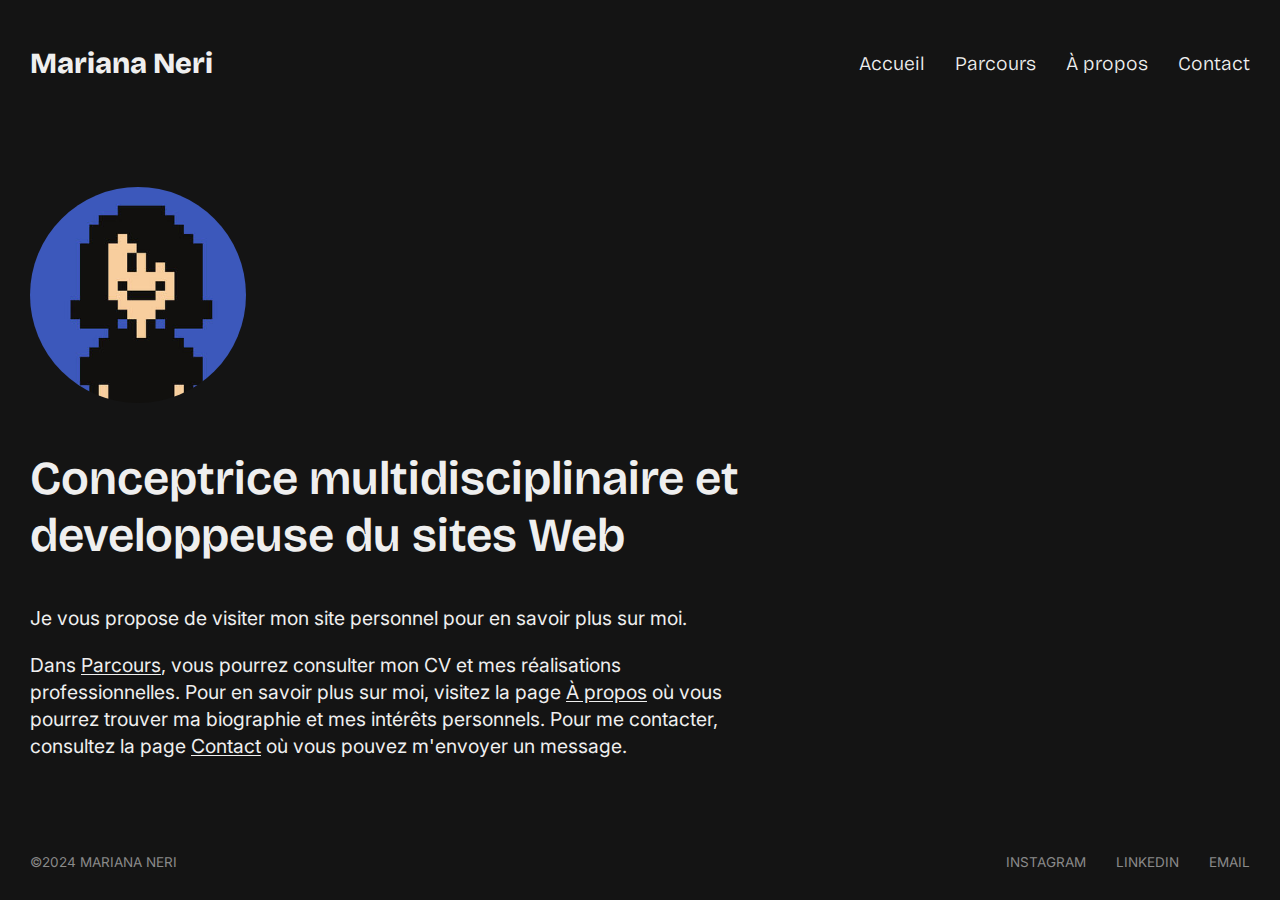
<file: index.html>
<!DOCTYPE html>
<html lang="fr">
<head>
	<meta charset="utf-8">
	<meta name="description" content="Travail pratique #02">
	<meta name="author" content="Mariana Neri Matos">
	<title>Mariana Neri - Conceptrice multidisciplinaire et developpeuse du sites Web</title>
	<!-- CSS -->
	<link rel="stylesheet" href="assets/css/main.css">
	<!-- Google Fonts -->
	<link rel="preconnect" href="https://fonts.googleapis.com">
	<link rel="preconnect" href="https://fonts.gstatic.com" crossorigin>
	<link href="https://fonts.googleapis.com/css2?family=Bricolage+Grotesque:opsz,wght@12..96,200..800&family=Inter:wght@100..900&display=swap" rel="stylesheet">
	<!-- Favicon -->
	<link rel="apple-touch-icon" sizes="180x180" href="assets/img/favicon/apple-touch-icon.png">
	<link rel="icon" type="image/png" sizes="32x32" href="assets/img/favicon/favicon-32x32.png">
	<link rel="icon" type="image/png" sizes="16x16" href="assets/img/favicon/favicon-16x16.png">
	<link rel="manifest" href="assets/img/favicon/site.webmanifest">
</head>
<body>
    <header>
		<div class="breadcrumbs-name">Mariana Neri</div>
		<div class="menu">
			<a href="index.html">Accueil</a>
			<a href="parcours.html">Parcours</a>
			<a href="apropos.html">À propos</a>
			<a href="contact.html">Contact</a>
		</div>
	</header>
    <main>
		<div class="medaillon"><img src="assets/img/mrnnr_pixel.jpg" alt="Une illustration de l'auteur en style pixel art"></div>
		<h1>Conceptrice multidisciplinaire et developpeuse du sites Web</h1>
		<p>Je vous propose de visiter mon site personnel pour en savoir plus sur moi.</p>
		<p>Dans <a href="parcours.html">Parcours</a>, vous pourrez consulter mon CV et mes réalisations professionnelles. Pour en savoir plus sur moi, visitez la page <a href="apropos.html">À propos</a> où vous pourrez trouver ma biographie et mes intérêts personnels. Pour me contacter, consultez la page <a href="contact.html">Contact</a> où vous pouvez m'envoyer un message.</p>
	</main>
    <footer>
		<div class="copyright">©2024 mariana neri</div>
		<div class="social">
			<a href="https://www.instagram.com/nananeri/" target="_blank">instagram</a>
			<a href="https://www.linkedin.com/in/mariananeri/" target="_blank">linkedin</a>
			<a href="mailto:ola@mariananeri.com" target="_blank">email</a>
		</div>
	</footer>
  </body>
</html>
</file>
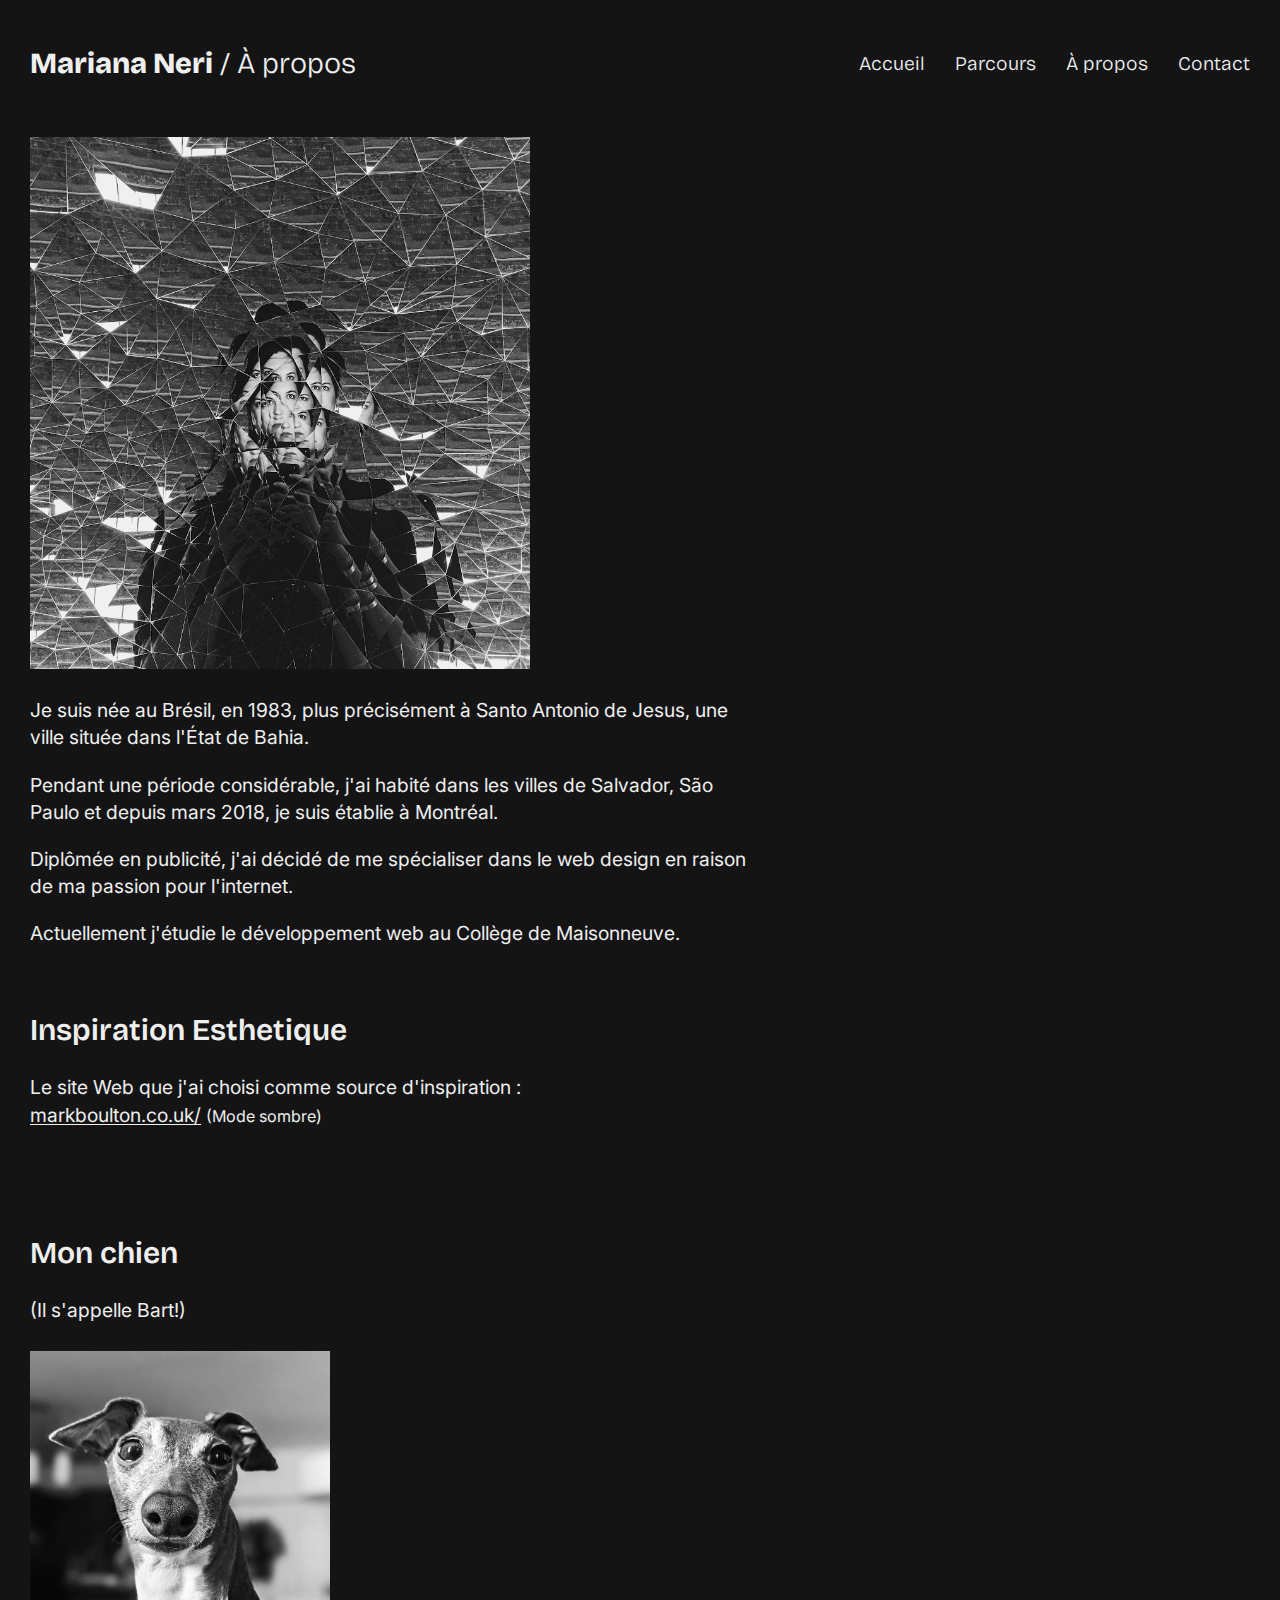
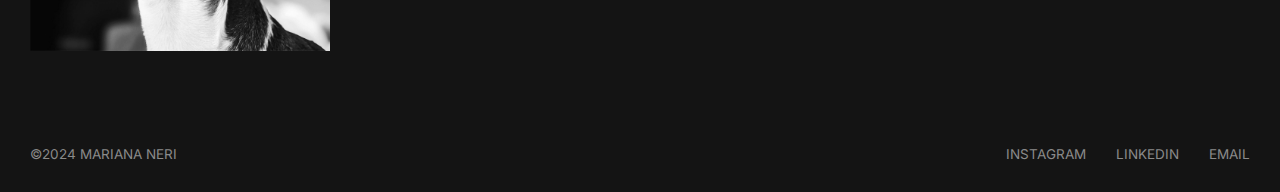
<file: apropos.html>
<!DOCTYPE html>
<html lang="fr">
<head>
	<meta charset="utf-8">
	<meta name="description" content="Travail pratique #02">
	<meta name="author" content="Mariana Neri Matos">
	<title>Mariana Neri - Conceptrice multidisciplinaire et developpeuse du sites Web</title>
	<!-- CSS -->
	<link rel="stylesheet" href="assets/css/main.css">
	<!-- Google Fonts -->
	<link rel="preconnect" href="https://fonts.googleapis.com">
	<link rel="preconnect" href="https://fonts.gstatic.com" crossorigin>
	<link href="https://fonts.googleapis.com/css2?family=Bricolage+Grotesque:opsz,wght@12..96,200..800&family=Inter:wght@100..900&display=swap" rel="stylesheet">
	<!-- Favicon -->
	<link rel="apple-touch-icon" sizes="180x180" href="assets/img/favicon/apple-touch-icon.png">
	<link rel="icon" type="image/png" sizes="32x32" href="assets/img/favicon/favicon-32x32.png">
	<link rel="icon" type="image/png" sizes="16x16" href="assets/img/favicon/favicon-16x16.png">
	<link rel="manifest" href="assets/img/favicon/site.webmanifest">
</head>
<body>
    <header>
		<div class="breadcrumbs"><a href="index.html">Mariana Neri</a>  / À propos</div>
		<div class="menu">
			<a href="index.html">Accueil</a>
			<a href="parcours.html">Parcours</a>
			<a href="apropos.html">À propos</a>
			<a href="contact.html">Contact</a>
		</div>
	</header>
    <main>
        <img src="assets/img/mariananeri.jpg" alt="Photo de Mariana devant un mur de miroirs" width="500" height="auto">
        <p>Je suis née au Brésil, en 1983, plus précisément à Santo Antonio de Jesus, une ville située dans l'État de Bahia.</p>
        <p>Pendant une période considérable, j'ai habité dans les villes de Salvador, São Paulo et depuis mars 2018, je suis établie à Montréal.</p>
		<p>Diplômée en publicité, j'ai décidé de me spécialiser dans le web design en raison de ma passion pour l'internet.</p>
        <p>Actuellement j'étudie le développement web au Collège de Maisonneuve.</p>
	</main>
	<section>
		<h3>Inspiration Esthetique</h3>
		<p>Le site Web que j'ai choisi comme source d'inspiration :<br><a href="https://markboulton.co.uk/" target="_blank">markboulton.co.uk/</a>  <small>(Mode sombre)</small></p>
	</section>
	<section>
		<h3>Mon chien</h3>
		<p>(Il s'appelle Bart!)<br><br>
			<img src="assets/img/bart.jpg" alt="Photo d'un chien Lévrier italien gris" width="300" height="auto"></p>
	</section>
    <footer>
		<div class="copyright">©2024 mariana neri</div>
		<div class="social">
			<a href="https://www.instagram.com/nananeri/" target="_blank">instagram</a>
			<a href="https://www.linkedin.com/in/mariananeri/" target="_blank">linkedin</a>
			<a href="mailto:ola@mariananeri.com" target="_blank">email</a>
		</div>
	</footer>
	</body>
</html>
</file>
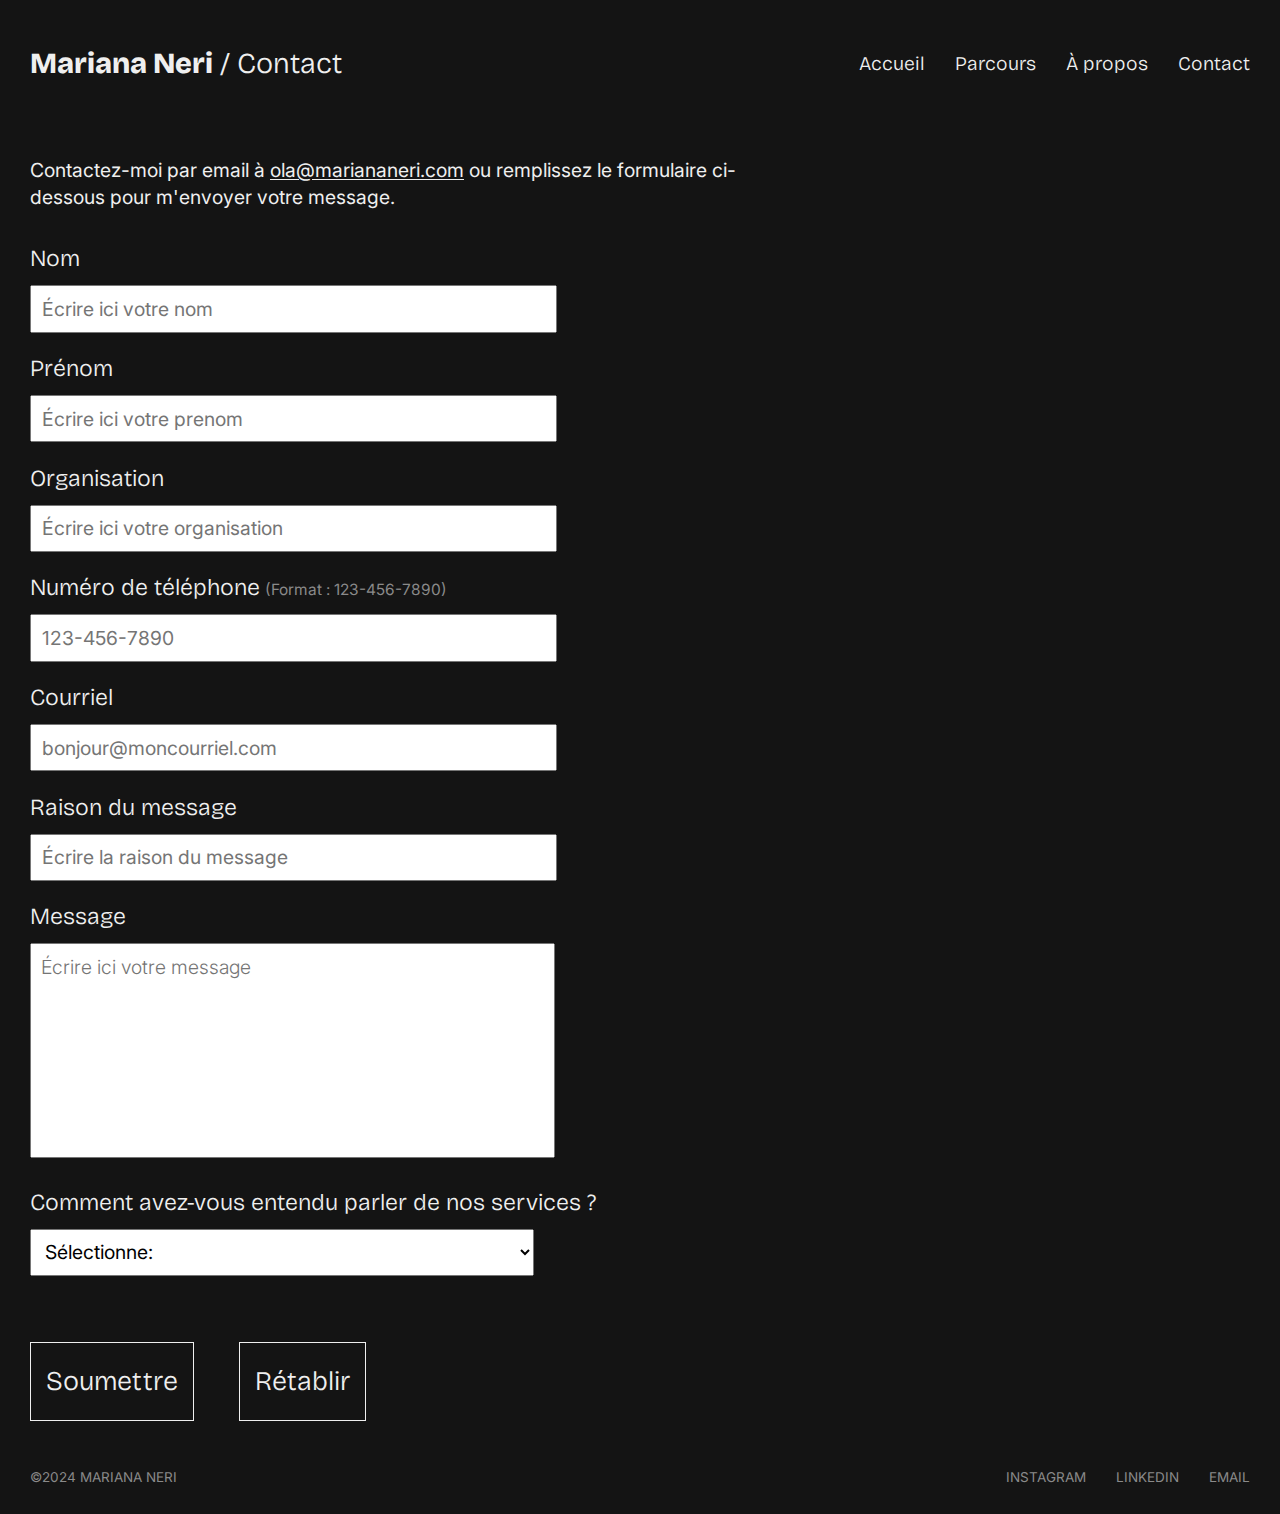
<file: contact.html>
<!DOCTYPE html>
<html lang="fr">
<head>
	<meta charset="utf-8">
	<meta name="description" content="Travail pratique #02">
	<meta name="author" content="Mariana Neri Matos">
	<title>Mariana Neri - Conceptrice multidisciplinaire et developpeuse du sites Web</title>
	<!-- CSS -->
	<link rel="stylesheet" href="assets/css/main.css">
	<!-- Google Fonts -->
	<link rel="preconnect" href="https://fonts.googleapis.com">
	<link rel="preconnect" href="https://fonts.gstatic.com" crossorigin>
	<link href="https://fonts.googleapis.com/css2?family=Bricolage+Grotesque:opsz,wght@12..96,200..800&family=Inter:wght@100..900&display=swap" rel="stylesheet">
	<!-- Favicon -->
	<link rel="apple-touch-icon" sizes="180x180" href="assets/img/favicon/apple-touch-icon.png">
	<link rel="icon" type="image/png" sizes="32x32" href="assets/img/favicon/favicon-32x32.png">
	<link rel="icon" type="image/png" sizes="16x16" href="assets/img/favicon/favicon-16x16.png">
	<link rel="manifest" href="assets/img/favicon/site.webmanifest">
</head>
<body>
    <header>
		<div class="breadcrumbs"><a href="index.html">Mariana Neri</a>  / Contact</div>
		<div class="menu">
			<a href="index.html">Accueil</a>
			<a href="parcours.html">Parcours</a>
			<a href="apropos.html">À propos</a>
			<a href="contact.html">Contact</a>
		</div>
	  </header>
    <main>
        <p>Contactez-moi par email à <a href="mailto:ola@mariananeri.com">ola@mariananeri.com</a> ou remplissez le formulaire ci-dessous pour m'envoyer votre message.</p><br>
        <form action="" method="GET">
            <label for="champ_nom">Nom</label><br>
            <input required placeholder="Écrire ici votre nom" type="text" name="nom" id="champ_nom" pattern="[A-Za-z]+"><br>
            <label for="champ_prenom">Prénom</label><br>
            <input required placeholder="Écrire ici votre prenom" type="text" name="prenom" id="champ_prenom" pattern="[A-Za-z]+"><br>
            <label for="champ_organisation">Organisation</label><br>
            <input required placeholder="Écrire ici votre organisation" type="text" name="organisation" id="champ_organisation" pattern="[A-Za-z]+"><br>
            <label for="champ_telephone">Numéro de téléphone</label> <small>(Format : 123-456-7890)</small><br>
            <input type="tel" id="champ_telephone" name="telephone" pattern="[0-9]{3}-[0-9]{3}-[0-9]{4}" required placeholder="123-456-7890"><br>
            <label for="champ_courriel">Courriel</label><br>
            <input required type="email" name="courriel" id="champ_courriel" placeholder="bonjour@moncourriel.com"><br>
            <label for="champ_raison">Raison du message</label><br>
            <input required placeholder="Écrire la raison du message" type="text" name="raison" id="champ_raison" pattern="[A-Za-z]+"><br>
            <label for="champ_commentaires">Message</label><br>
            <textarea placeholder="Écrire ici votre message" name="message" id="champ_commentaires" cols="30" rows="10"></textarea><br>
            <label for="champ_reference">Comment avez-vous entendu parler de nos services ?</label><br>
            <select name="reference" id="champ_reference">
            <option selected disabled>Sélectionne:</option>
                <option value="annonce">Annonce</option>
                <option value="reference">Référence</option>
                <option value="recherche">Recherche</option>
                <option value="aucune-reponse">Aucune de ces réponses</option>
            </select>
            <br>
            <br>
            <button type="submit">Soumettre</button>
            <button type="reset">Rétablir</button>
          </form>
	</main>
    <footer>
		<div class="copyright">©2024 mariana neri</div>
		<div class="social">
			<a href="https://www.instagram.com/nananeri/" target="_blank">instagram</a>
			<a href="https://www.linkedin.com/in/mariananeri/" target="_blank">linkedin</a>
			<a href="mailto:ola@mariananeri.com" target="_blank">email</a>
		</div>
  </footer>
	</body>
</html>
</file>
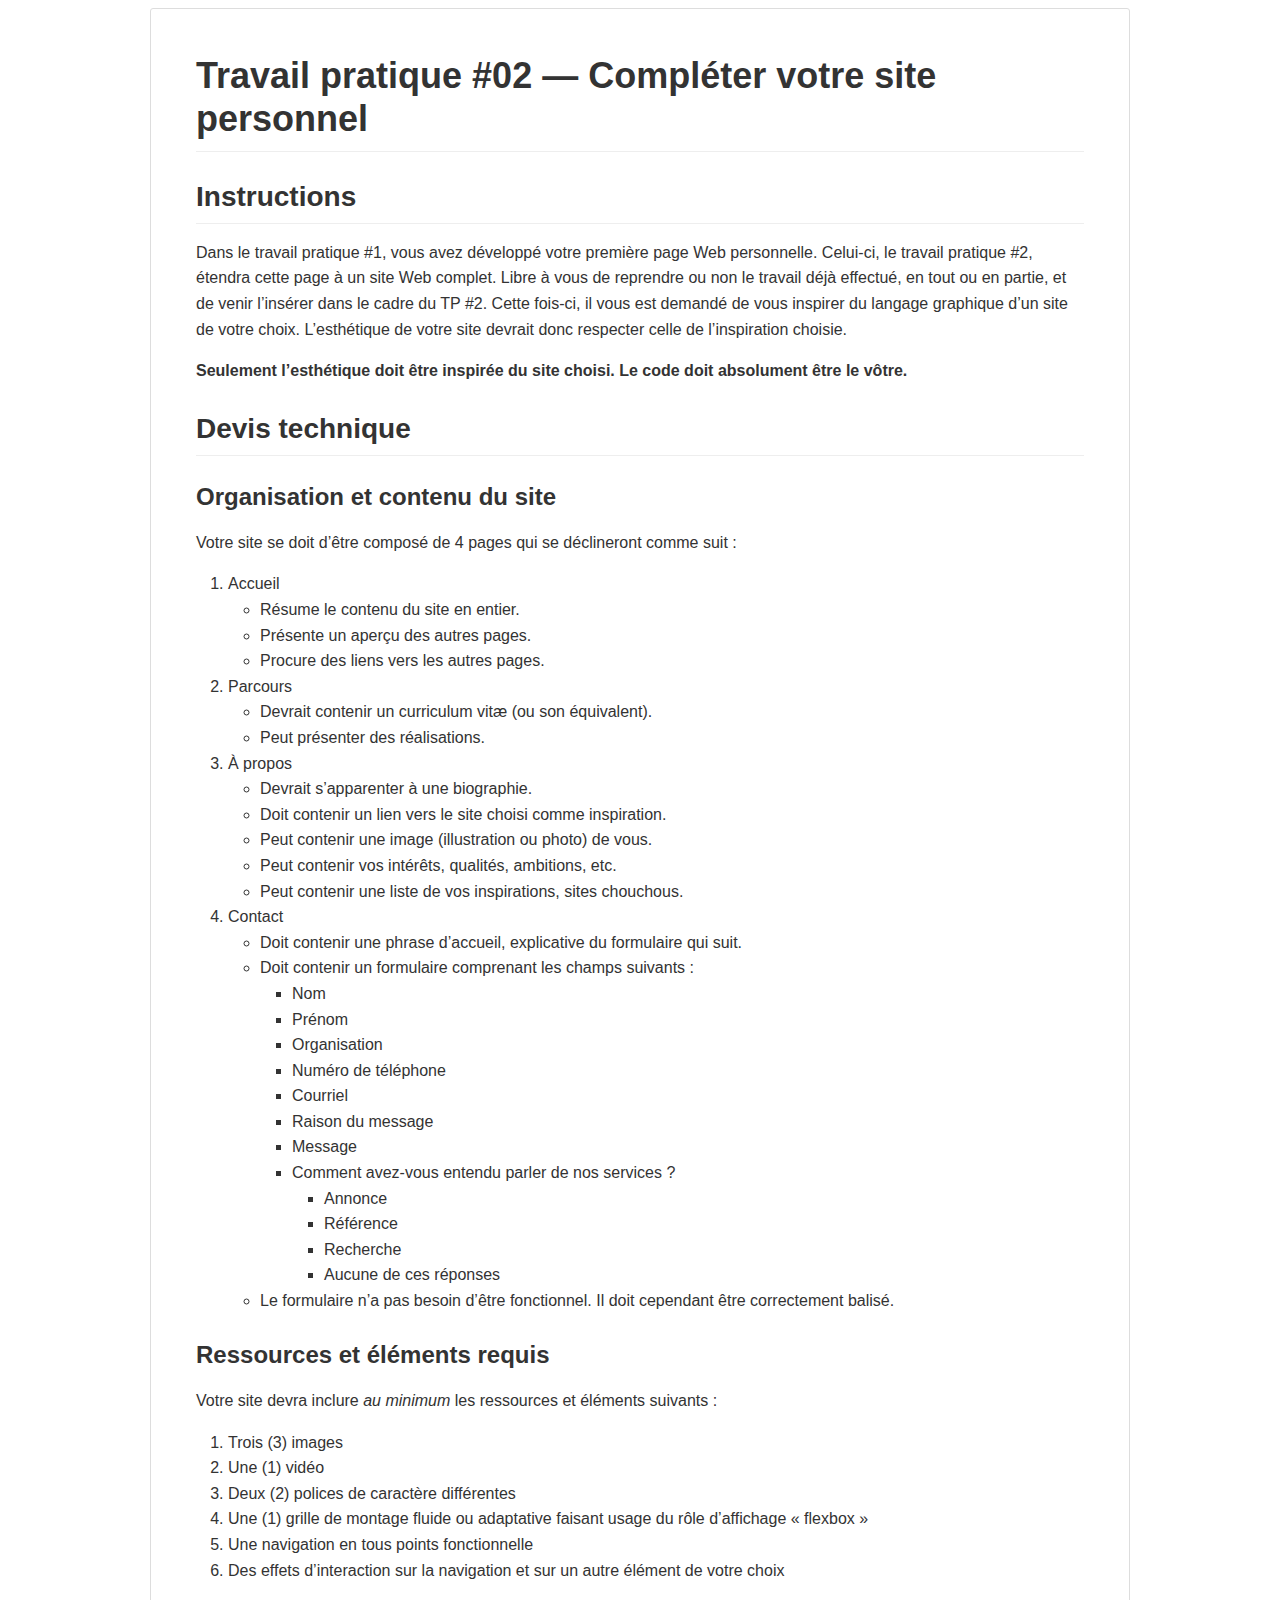
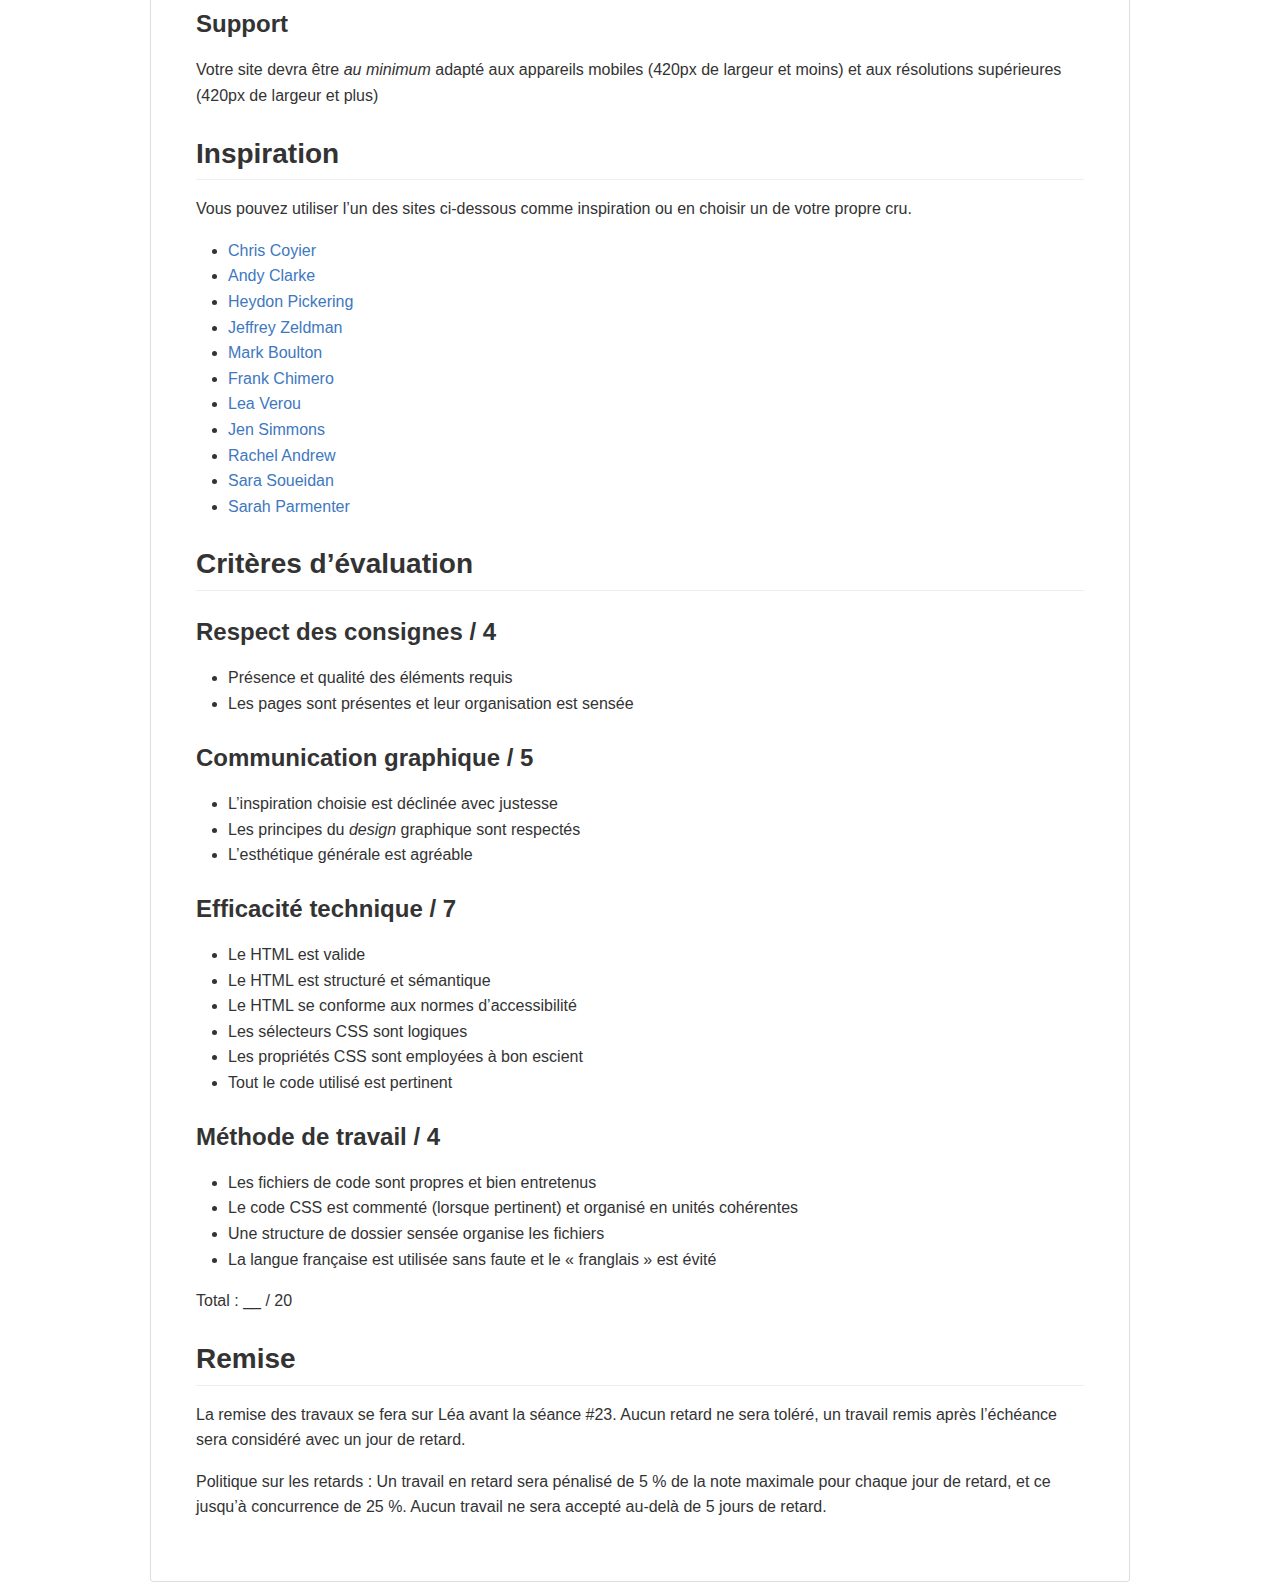
<file: instructions.html>
<!DOCTYPE html>
<html xmlns="http://www.w3.org/1999/xhtml" lang xml:lang>
<head>
  <meta charset="utf-8" />
  <meta name="generator" content="pandoc" />
  <meta name="viewport" content="width=device-width, initial-scale=1.0, user-scalable=yes" />
  <title>instructions</title>
  <style>
code{white-space: pre-wrap;}
span.smallcaps{font-variant: small-caps;}
div.columns{display: flex; gap: min(4vw, 1.5em);}
div.column{flex: auto; overflow-x: auto;}
div.hanging-indent{margin-left: 1.5em; text-indent: -1.5em;}

ul.task-list[class]{list-style: none;}
ul.task-list li input[type="checkbox"] {
font-size: inherit;
width: 0.8em;
margin: 0 0.8em 0.2em -1.6em;
vertical-align: middle;
}
.display.math{display: block; text-align: center; margin: 0.5rem auto;}
</style>
  <style type="text/css">@font-face {
font-family: octicons-anchor;
src: url(data:application/octet-stream; charset=utf-8;base64,d09GRgABAAAAAF3EABAAAAAAq9QAAQAAAAAAAAAAAAAAAAAAAAAAAAAAAABGRlRNAAABbAAAABoAAAAceW5rY0dERUYAAAGIAAAAHQAAAB4AJwC1T1MvMgAAAagAAABLAAAAYLDF2ZxjbWFwAAAB9AAAASUAAAKK/hv96GN2dCAAAAMcAAAAEwAAACQAs//[base64]/YeBkCGfgb2BgYESoZlBgYAQAoLwJ5AB4nM3QzyvDcRzH8c93M8e9dlJKUbTk6C9wlpLU/gHUchAHpbioiQOJRORHykGi5ODgIL+mJaJobQ4zv2qSem4lv9J8bHJwX3nX+/3uXe8e73obY9wmn2XGsdU4ITs5ubnICdoeMHXGY0r8bf5FXHgppYIqqqmnkWZaCdJBFz30M8AQI4wyzgRTzDDHEiusscEmW2wT5ohjLoiRIJX2ZPqyWWNyrsGDj3Iq8VNDA00ErNtOJ930EmKQYeuOWXeSaWZZsO4q6z/uARHrnhLlkmTa+Xbj8/EWn8fn9rn0qQ+9602vetGzMkoLPelRD0rpXne61Y2uldSVEoorpqjOdaYTRXSosPa1p13taNlbm/9PIcIpNr+447LF9XehUJf/T3wBefOgiAAAAHicY2DAApigMPz/[base64]/0wKKckrBL9OL8gS34hC02Ugv4CZLbpWzZxKEjIhFBQbyeL8HJbS/oGOGO70nf9AVt7Xo4M9i1gX6L8oomnEpfy6SRKmApbYmISzukzMER6V0ooHzZogkl2NRpp/sspx0IvoG2Ap8pQSMxtaj6E9Oa49plcxT7SfVyLqbSW/QKTHDgdyDcSIaclyRemsExJWHAyKGVyI4MG6mK6VNepxW8pRkvXBt/6YxKHOpPT2WRbEOaftm0aEbFmYxLvbBh0awCUQg649zl1wGk7dMMr3awmsHKojlcM5+ERCACXeilWScQUSBoFkGzaF6197w412v4KzRzKJ9Y9IZqb3vt3XTTMLG/kOyfVbE25+x78dwcEhjaNFfhmkUl2/EZfszgQfoyMpEtdbyYgwdv7Qj5ZbVlU+K1ITbSc34FrcA7Pjxpwf4Wdl9O1SkJjDVtQSJaDmmbfV3Xk1wtKC3WMu6eR3PSFi5No/imoDiwRQD1f83P69qsZttREJ8tVOhxxbiAMC3Ct4WKRUsq1lkuI84sz6k4y/JNFedYvqXiPMvzKi6wNFQ8wfJtFRdZvqPiSZYfKDmMOxUCRFiKKukPuEEsKo8dLo8OH6aHlbHD1dHho/TwXaXRTOU1/HsP/r0LuwT8Y2nCP5YX4B9LCf9YrsA/liX4x3IV/rF8H/6xXIN/LJUS9aRMLQW184Fw2AQnSSVaT3GtVhVZFbLQhRfRAC1xShZlWJM8Ef+VYbD366PU6st0sRzn9SXXwyBjBz8cj8zx40tKXEns/Qg83T2uBN15onLe15b/[base64]/OgylFrYqjX/Wpc1RfRgLdG253x7a2X2SdybiuqVU681FZ0rRJBMRcLrD3OQVqqVAXVGVXYMLpcXBKlXkWTpNc1MDQw/1+jFFv/V/Wx+Txf6hIjZCzfpj+w0eVgDP1vsv+mHARg4MfI5RZcXkqbE78M0IcLVbqMXvz4lP07mLn64gJdAb6r6CpEm6PmIq6iic/[base64]/TxBT/0gQUx+rp5O5zPCHl12h4iFlVzpPht8U6x+KomNOAAAAAAEAAf//AA94nN2925MbWZofds7JzHPynsgE8gKgClUFgABZxQsKKADdZJFEsy8sVneRPTOs5rK7Z6arOeJwbjUc9q5Wq5WtVaxthR2WrVDEPsixDlsPlq3wStrVSPtiO+ywZYf94gdHOEJh/w1+cIRDjlCENP59JxNVIJtz29VKu0ahcAcy85zvfN/v992SCWYwxtpsgXvFthdDPDPw4gkTnItjJgR/bOIRP2JMScvEx4zYUunOZDpJh5NpzyjSJFksjOuMcXxXsgP8pay9KCTnd+nFF/gl/h28l7LGZQNfnWVpQ0k1GA6me7PJOM/SvflsctsxrXbbMh3HtnCxDzxl226WeratPGlxbkmmt/GT/4fts4fMYhuLNezaAefsLjbB+Au8T9uxmJXQduZq3pur/VlSzJLtGf7o2JjE9w/w/YgN2Q4bL665Shj8Ht4TBhNP8AluGvyEmZZlHjPTtD5hlmk9iLPW5bwmVWtnNi73P+1N9SHks+necNDryrSRZ/gbpZO93dl8piay21yrS493uCfnlm17Xs0SwuYJt0WvI1oP48B2E4lL4trBmiNdpUJXOobpK86Vb/Z97BbmhVX7THPkYc832UV2mf17i7+KsTPsuyzwfC/wnzOXRcqNTupcMWkpeZJwi5mGZZ7EHMfGDXFCA1jj7ITVmBfUvBMWOnZ4zHzm2L6DZ6H9mNmhfeT7tm2al3e2L10cDi70e92tzfVW0Uj8yI/CwPZsz3VMZaokrjVUvjPvTSdTDMj87L+xw9Ohmva6N/neDT5WvZQkBgKTTgpZXmay4zi+lPu4+klnNutIPCuv8kD69OaBvINnBzMaBxPj8M8w9/dZh3XZgG2zR4uHa+1Ws4hrUUjSGUjFD5mBHTPUc8irqeQpRsKU1im+b5vMfsIERkSYTxhJ1CNmWfwTxi3+IKZLq9msOWodU4wZTlWKie5O9+bT4RTzrF/L53gox3vdDP8z/PcLmcjy3/flRhgm+nrfV4aXeIbyVx/YGFYDc3wYXg3L4zmf1xDH89uL32LSMA1pPmemZ5jeKbNs64sE8+lDHvTsCZo9gQmVAqs0YKEbhCeQCtfx3BPmRLZzDAmp2VENzxyaTsc+qkWmOdCzuNFZ10MGyalH27VLYeCfT2W9mkpFU5X3MJG9+XidYy4xvTTFmL1U/9O0lhOZJL7vb2PScMFSK/DiHQyHLLa3Z5g+TOZsRjN6IM9l+TMcs4S09rACr7EJm/PxIrZwSDxmvG7cqyexYd19//fdD39l8T1mG8KxnzEzqkdm/fmZsCvmGMo5SZeinfOExSyJz2Q84zUWmbXohNUL3nDrjRNs0gtcknppaamXli9J6q3HzAqto/bi+7Q1wxbP/1Vs7vHi+t7eaHT5slJ7c+jA6Wgymox3L1+7fO3qldWlt9FZa2aNWuh7ylVuI46bNFF6RvIhZimfvLre1nlvOVk0l8NqXaZ4cr/fTw7kSJ6vvtmM1t82zWYfs5hg9jr95frDxOr529brsiMlcxhN5WeQ3KU+qrOcXWJXMZO/t/g7u9sC43E4gJq7t879u3g/qUUJjhtKJ6xhnKCdOLQTqXPBOEbSwag7NsS6wQ0TYl1wyLNF8mym3IpNC2Ma+PVjDHjgxwGe1f3HzK/7R41GrVbqqsl4hFG7vHNpeKG32VlrNXKo47RWr0GYXqO19AjS+GBESNxpdPLqX2svNazGMp9PxniSTuY9lU5IwotiW9/25ZY8u46Mrf72ltGfVRqss1RleEUrOwnFPpsZk0qPfcYOWQEtPmJ77PHioyTyDKikQwiXeEEa6QWZnRfMlOYLZjNH2c4TjLsypHriQgaZ8Qh3BvuEbNqDVnMPgkMDAInZal5uXe43L3h0iFBhIe91ob/mg/ksn43zW2I8ydT4FofZusol3utKBeOVDcYNqLRG91fsoBHlTdu0ZKgKDJdlcOuyH3jSsGuG4UlbyMQMw04Y7tl+FMta5tuOJ1whDEN4N4Xj0FeAGoSlAtVJ0xQ2mY6ZdF0DR31RH/f3Fs9CfKjfW2sHiinliMOIywPmcMUd0t8mV+Yp1DUM8inpCyFd0t/cEbDPho0h8LiNn7YtmO3lUFy6RMNw6fKly0mex/[base64]/[base64]/RxPhYqb5fq9lGTfm26ya41Dw3oFnrJNt2S3mutBt2HybTpuOpdBodz9PFk+XxeICGEDKbMxyQBWk7pcn64nUHxH/pA+rNycj+/APa1gfU+SkH1MEBzV49IFwyjcdf1dNttgG7OySry26w2+xtdpe9zx6wr7FHWEHfZEwDgMpeEATICemTlqxeg9KclhoTu70C7+gzw/K9db7yHTqSIb40rH5rn2xJXyb+vt+XHX+fwAKg00Oprw+1tsT7sFD9EgrifqlUtRnCQkz0J6Bkk4TUK107+tWkXKfypUuJHXE5gLxaGAkahd3FVVgDW1mAg9wFBTh8DfVhxHzieHLLVMXOPFfD+TWeK9yraWllaQjmwEVXosjyvAD/VuRrRIvr/iyKTM8z6T/aukPASN5Z4ljaF+B14krsrcUtjcnSBhkr7mOPDkFtwEi4OLG0tj+2SNs/Jp1x5HmMeZEHk4ZfcCaSuE6+nI1JPoWxmtNOzid0g7HXe5NsF45jRFESRYbj3E/[base64]/v6ERrwnTaT6DNALjP2O1KI5rz9KlPDCZc2XT4AIWuDZYmwu85BPO9FkQ+oBHYZNHtRBINGb1Rlz/HEY3sRoJoBfssHWMO4tEyWJAvD94aWvyOW0uqsXP/2S293ix6PfX1hoNkuEpQMu1q0Qy+8M+sC5B3bWNNYgHrYYSwHl1r05yUcl66zWyTmpqTmoJ13zlnmRHA+E9aNnJchUkMilKVVLd+AVm7nw54G7/XHXYNn0M5lD7Fc7nsgO2dhuS8geLv/fVD+60CoDawH+Ly3DM8Q3uKvPwMnchXR7H8sfgmr5pgEX4sD/BKYbNDMJT8AIzlMTxYDJBOUBzhHOqsZ46Zcq1lXsKEamRQwKyKQF0pP0k5i5j7jHuXBpUlx3t7NBoPvzaVz5895133t65vXMLIGFy9coQlM/reJ3Oei3So5e8PHrrfDafTfZu8flsPhhqCjLJd4Elerf4ZDAc5LvTHu6Gsid7Suq/0WS+izEnp00DfJgAx3ieTbJydAH/6GIQ+MPFwIVLzzKEtSFMXCzCFwAgCrr1zSQSpGgtwwAqEqKaAfkGvWpYAiNPKInzdaUUviSsfkKYkpM7yZaCrzcTThvEJEm9QVb5d/45LNl9rbk6bLjoJ7Ew7i65BiOISrrdeEzI6yhuTPdL3Z4Be17jA4zLjAxaPh8CKXah4WnpX71gmmumeQEoKpJrF9b6hhm5QHyHy9fxsnOhv3bBcCMz81mFJx5CWsjq3lxctzhkAFrmueQmtCU/1bDolb2pQcuWjCWABLGIR0o1dioK/hKzu6/HCjavs09Ubv9lO0fbJe29yfrsfyuVylHEPUtZEEWpgOuesWp3Am7ahmmfAr4YdrVX0O8W9HuI1UsI8MTnej9xt9zR9uL+y78H6f1j/eDjxaWtrcAn4LLV3wLp7bSLrIF1728Gm6WFwBGpblxT2Q7QO8kw0AQWPg3Inp6pl7nvfgFMUIyACPoVHQPD7cht/Vjz2eWg8bN1nbFiAesgyNSxpUexvSuwzUk1A7PbHOh7Ch6licMBfgU/xrnkXa5xh4L1hrA3kqRhSrumMRj5HB/ij+akC9xFqOt3Fn/j9nUlzNC/dUMaZhCJwzwU/qyPtXAPusa1LZhYxaB5bVr7sM1ggD7DZ8KTylt5kvCIBTwKTmoACYRYT2JOeAPaAZgD0NMzjxaLXs+2F28v3r7z1s39N9/oAXaOd69evnSxu7XRWWs3YhrfRr30/[base64]/FsD0S48Va9bvUtusld23ZtDb2TCzY9eckHSf7Hq2zMvr34VjsRjuxyw1nDIo9dBWpqHjLpOq50njPHcB3wV5vmEqxWgNcLi/bTlaZLBILZBnvCyOP7CCyY/JGKPyA2TzuaDYq87xFZaCgi8mokd1f4aumMTsESZjc58ddBtzGWlW9yX/LQISUMuVSukqBxShaXQrr0w3AGBhNChVoVc7UUrsY6HgjQWAUW2w3P/a60PrbYBXaJXWG/sfjza7FgNigPqzlCcuOQ2Q5zbJAkib2XOE4TT03niY/[base64]/xqm5vJOm6tjTZOif6cJsDvBBd0tgFxDZXWDvD+deNK1eM7WFf9sGRiNolyRvCuF0Utw2x9mhWtNvFrG7brZLjJmfz8xDzoyqOd7i4a5PrH6KGiVC4ntKKsQR74px53zDz/BE0HY0+Nx6QJ+3cZ9ao1+s1F8B3hjWR0doYZw3ZHewt/WRvAMOtNSbdZrPbHPm+/[base64]/UbcdNuhLHrjFefdDr0gcKtNWNadmEjcIqXnmFMZOU3oTEJYA1OFt9og36qtSTwHKw8ogKC37PpqKAwSWEowU6Xvj/Sayb0msMpQPUId8sIVRSCWa2DVzXCbtStDtKt3Jw0bRucGKwaw4TpqaTYmyKHQyPbpuNKnUQWkeMnhkPTGDcC6cZho1H4o07HcVLZjnZCz4lpyiMZYMLLmB/Tcwz79GNb8NEOqOdQzYeQ74eZbLVkth4Eo8ZaGK41zFaLLJfGaB/jOyHW1J3F7YYS/K7khCBAvxUHObOOMVQCk01PLWJjFj+KQNiiNEqJELi2NFnIA/scIFXe70muPd/zh1IOUwo8HCT+fYCkNMXNbIQZemnNGMCJXejyv1bipDnG0jCtZzgeJR1FPlcTnPYEnxOMAmiM3EGwK7br2o+gAt1PYKrdB+3FG+U3tWj+Ul99vKhdHPZ79bibTHbTuKa1Pc1ZQ0bANkA0OKoS4dCcDV5ZkVhqBcyqj3+oMN9TibmyNgt/C/SFk/qDuvXclWVa4uWlH6/0D+0v3oR88dIZiaGHFrPEiSxdEPLcBUFe93PfetKY2CRoeabhAiDSWGMz/E8vCcP8qmmIS1joELL3Dwzo4gPjQDvotCz8M/Y5ZiJmTYrGxtAJkryUhyRcX5yF64DwjUcMKusT0q4P6mm9V9fEPFOye027sStjuLTk3zBNSFLuelGadlJ1qajVippJXCNXeCGNPFfV6EXGlv5MkgeKrWIU1tfa+DEQi81OPa6FBreFEfgeBRMxJoe0E0vfLRMaJ9aLjUIr+GnEsc4wdde4dhhNb/PhPL/NJ3oBbvDlDj70haU8gABTerC5/itPd0PPC70Nbr323epp7tGnACGqeXwIVES85zKbsTfZTXbIXix+OLsmLP8M0ZLTGd8WvvVcQxFysTtAaYAoQHK2hAmXPyKZBZB9QmrWdUD1XaXcY+a66jGIqTp6952b+zeuv/nGVMcdrl7p98q4YhZQgF8OYSggA5ls5ENMEKxK9VLW3QNfxCQBOs5ne8PBTI7neW/YUz2MzURNhuCeefUBvL8Jq21BIEETI8PQVtzGTFxpNDp0z8vXLtlG3bEKy6kr6RO9z86/NraEDEmipG2s4eMJ/YZTOHyz4dEdr17bFmMpxyBv8vrKN/Qa+cm/qDAAyegF1lm0CZustZu1KPTIgxgBHUEC8oyTNsKh0nQPZ5nKdhVU7AanlXqNzyEVYnhbDOdt37END+jXrxmGaxlqkGFrIr+8I1tGIGzZsnYumq7t00eM2Dc8y1RuYYDpFrMrsi0dERpt64qW22U8dZ39yuJ4zRLAy5zmGlbxEPjuLrMklxbXloQJDc1IjM/[base64]/Wa2WaSRuRJXMbOl3gqZAn46jV2g19ceCEXAbd9yOy9Mmr+XRYJJSJFOSE8dp8BajT8oEEEMq37KQVjAYfqJ/iRmpFQUBYLPtJhbeBDk/ChXXDHIncfYCQjpy4OISbzFXtefMzi2PuYebF3v7343urGmAtJ+5Pb2uPFG/V6FJnmjTdAScuYJzjDRYqUb4Ea5vWsDsUdJRFAAjn4X4n3zstwOSFtVQXEKXoul/6VvXE6WUbPhxMyu+ATuPWLotPZ7gCNt6NoKE2xD7kuEu3lHy2diRSdSMoAOkUiJBiuvEPBjU4y25cEPPiZL6DDvrp40MyFacEKKtmBuBuHoMp3CTRgeT7HAoYUMZItAAtyqjNiVhgZIbSPWjwm23MUN2ihxrEWKh3uf80SnetcgO1iZZXC/F7efGmRhqFf7mMZC7tPMf0FAHS7yFIS9MNLFBq5B/uH5Qnde75GO62tXW37aKgAw6ZLP0mZNYOlORuOqqchJ8fJZzoI5FgmVlxHOhKKmFsdLgydD1U6UawgSQIgKEcJk5t4ohTIvPapGGd5YGe4hQCkCdkhxAjLbBlPdCDn0Xkg59y9FoWBr0wwCNd+2cE2IdpIuIWGSMparbY5eljGpj6tmfv755iJ5nCd9dkOeXIiLhQ/XK/BcFBQ9d4W9w4u8vAujKf3grmW+6LGfWgnXz2PeQT1FulFErIgfM7CkDxktqQMCItJ35Lk98F6onQtKJbjs+jEmSK5cKHTubBzAVx5OOj0O/1ed3NjrRXHcX8LN92EEGSuo4qwrJSuM50P9ygQl0+I8oyhPyn2uC50SPXdSBapv+2nhYzOH44qhukPIx2go/f0vUyWl/Ocv9u05z+GaiX8D7QzPxgVTjSc6dvSd47PPYTu9HDUMTRXkyJwOg+J3HyhS5x66dbSaO+Y0N5jAlpHKYAxiddK0G067+XDdA7AoIb5VJE39EDeP+j3i2Q/dZwrxb6ewFEn7Sdp4jhR/[base64]/16dsvf6+9KMp8gJe2mdT0NstY/nZCW93GrL2yzY3FmqScTgKtB9Yyk7TcaVG5gKHDacN3sOFOuc/EJT5lH7KCMFqROwY7gGy55srXLw/01/dmAGVQ+kMF3Q+cPgfaxDQM903eoqCETExe7xR1PM7bxhGOo8VNo53jQb3o1LmZQBvrPCiyxxfYLvZ7wd7BSviA/f7i77YSwWx+WOcM9oc9Y4AR5lNmeOSihWL3Pe6fZrzmC7/2rPL1El20mbSf4HfjQMWfQycEoRN8TolmkZdEJykPmWeE3kmD+zXhH+POJxvgi6N799599623bt7k7N4H9z54//Ddg3cP7r731jtvvfP2nZuLm4vbt/[base64]/zz6TBTi3vsqPH0rs/f42W9rNPmQArPbHEF7oQoho/+CgX+m/MhdjmYfx3uJt8i8qQ+t7SnbSysWBcnEpJc7SBkEI65gBoGKiLXEEpN0u2gl5hieTylWAXXo1F4PQC8Gbg/[base64]/+NbC9MGUStz8jNmO5PYzCrjIpzhyhz1lFgdveAZbHrhe8LzBA9MNiDULF4ta+K54CrmrRXHtCcYwVFGINVznECPnJIEScwEzPmcU7ThmYHOgWL5x1C7dTd9f3R55ObFBfvqztihO9Sb90z/CNhc/oM05muP/K9je48eLyebm2hpnHz54793Z3s725nCzymkt4/[base64]/ZHMKxzzCnaU+IeX1gDFysOB3cyz/pO+Qc55cVL3uEEue/igAN9djQRGg90ICVcrXx3CBh66o1e6Hrgv8XR7ZBWG4YatW8XLKzXSBhv7S4jdsbrqwvKZruORpNwR+h7itS35o5rjMOSUV+0WEZeqaFKb0mG97/gnBWEVaSwVSHRPAlZScrpR8jOOWR77XXU1Ap2ynyBv4F0if1WrkzStzzgmb/qzE833wlDBMkrDxUt55Z3s7IU/EK1nn7pnfgexDCuS5zrbYXmWx/8/[base64]/kyZ5zYMj7yccVlKdmu0Eni/n6VO76dUOL4SEvTwzIjb7v8RKFT8GbJWRb5fhV3P9PJ9yvu1tJ6+d9f/[base64]/OFCeZ5im31je74f0TqaJwHl8oKm57m8u/sI2tzk/7IXAacD2kkvxLMC+Yqoo4ZUpj0iSx6Tw5EnEfUZ+qZOQO6bhHMPGm4Zt0lOHjIRjgMq2WpwRmaW4b6vfokzZjfV21oijAOIMaW7yorYizUNtG84EdqojPmQqIMugU7jLpx+XOp4cNFSdkwCxObdnW859yjyFbk/KtBBIJTSpk/Rxo/Gbwsy8CzWWLerAYeAPtikIirDvZJySp1IYGaBewLooNXK3/24i8noQJO0K//lsBL0CBL8IzyhHXXOlfT7TqEgPbkuP/UvfMfR3zvhVTdMUiOBoNPJHVV4PyU0NSmMNjOPzxTfJ3ciE+dyDrXCURbkGpH5Pdc6IPCW3AcwJwCSOCxMDhsG5zoUgWi0psZWzfm+z02pmadyIoY4jwF9lshqoySt+EbK/5DVIl2I1b1Qhl481vNRGUudA+n3KJPWdO7LMzNXJNj6940R4uRxnC8dyD7q4WKSp/XK+zeS6PvRZho2DmqWrqU+fUFB9QxN7eRdSvI//[base64]/NVRA+wgegcYSfCEq8S/Bvbp6D8h57PZfZneZ9MJnyvQTvzPBetKAR1gukRgsECvOgP+vTtzTfuQO9MaE6vQugN4NIMBUCLRqHNAqUMuyAWlB+wonNzxJ2LEseQ0ipSEpaR21oh/HoyvZWpzVpT7I65FNAIzRdElACBAOdsJelFewjetrI5jQaFIuc7s1TKm7BR2b05pRyYTxPFcrzpW0Wpq1uvPLcgqEKakFgh9i+rWU5eeW5PB8jqnf1yE8KzWZqj+gXlGhhHZ+Ffc+SX0sLQzUd8zP7kk4OOn6HrvrmPM5wgLErOdmdxW2IDK/qN2EXTB200QWqNsX/H1P8/yipuVhJWb2WJ3no2ZEbSYMpAc2Agep1aQE1htW9mlDNQXfvnYVpLq/l446mtZpcizOfHeXM2//IlYKJ0Utp8G+2206apvh3yCdF9/TfqfyzJaakip/R4gqO4C6WnT4OGHXxI51s/YgG8hMatgf4oQJ/[base64]/WseA+f+Xep0xZs2GaWMn75vlloV8pr8C8I1K1fmd51XO1zNMqj7mHFfoV/tmit8Ud9xqPale5ZV7iYfABT7NbnNVv8jhRh+/j6O69//sO2OivtrjruC+YYzgvyIhIEFPf8iL/GQu80AueMaMAFCM5xCjWCGGVNY9PmjR2vmkBJHsszDyg/oylPEufYPrrrFF/klOCbkLlAkRfHrEkiT9hcRI/aC9+7fWbtXzv+Z/gdh8v3un3i2ouHxwdHrz37jtvv3V7/[base64]/6411dEemY50QRQGeea6fEenWTy9kmCEnSjq7GQVXTTy6Haa2rLW2Yi9MDWXSoyqf8CwWEAEFD8tKQEwkgPAJJQwKmwlgx7N6A+YZWIYBFQgbx8s4WMDP4gPrazFwPcBMWSs7XB8Wml3W2nG7LDIpgz21V0ANMaLhCrFUK4/v6xKjTklkqvDenRJ5jPp9Cl5pwqOrjajWSlYYYFnhUVU2v7bG6gn7Nvse+6EYlE6n/33EmScM9oyRQnpKxNt8yizKWHxGGsjWld1VjazBZGDIzyHcSa2eUMlFDcTvhLwyOFDNTVPiputsrbW+doL9aRXt1gnscAGySEQ0a+TZCXVj2EgbJ9jTQX84OAGi7Hcv9E+w793NXvcEDHmzs7V5gqPpXNronOBorl6+dvWEXWGXt69cPsHxbV/c2T5hl9hFdeniyS6nBNZj3CmaFMWP2ot/oo/LY6TuTU+QY8P1TPf0z/yhPV58j1jYD09/8P3vffc7z7799M9968nnJ5998xtf//STjx//yqOPjh9+7atf+fDB/aMP3j+8d3CXNMvLbH5ZrvtSh4WK1WWNehz6hMPbvD1+tQAgbeiEsEl1r93ulWNarTipX/f8F33tvq5Uk4ZvJPiXd8pqu7OCZl9H1vxf7OmBLnqTTpn37RzMZnd8Kpo6c8P91Edn9oxidfnZqvrO4imjXGWD0peAErFcGBSbTrezPWl/HlLxOOAzFAgEhgf+mVedgfiCgzoOOZMdcXTxYr9/[base64]/kpBAW7VvVaESV+6Re3qdX9+XVoPtyX5b7sD8arW7/S9vO2TuLt4hOwWBACihMof0lAkbtp+xCntWTn7cLs72Soi93I9HJded7sq4z8lb2ReocnOuLOUwtGBWBc4vIDYg3N8pojkVy90oQJ44nsyUP0GlVr4Zv+knS6YzK7Uo9A0WxXz1bxtL3K/tZ197Mf2fx21VKYgCb7SupfPmcmVhEJvmaI8miU/LHOuSPhb4VpG9hVy0q4xMxt5SwSMDKZJyoVouOWRTVHie8FtWOiJd0tjrkl1n13ep4GXbC08SmTv5bHSyb6BrhvAQ/E1V603BLvrTKH6AXOvnO/O39bR/HS40ntNusL2dAsyXH7APBSra5WF+JPzMdDqryIF4KQ/eJuCR+FRdc5tkYzNc+k/cWb/vAv/wQ64sIwHPKd/vRMppPU2bRlH1pqsgxksRJbwtAkXyDWkeuVKPSQQF0FbqLDR2Ff+BvU1mh9CHGhHccne9MvhsL0tI6615D1SO/vfitmDs2cBmU06HFge4ccU8fKpVmhFRe5SkJIAzWDNxGxtC3Iv+kqiMho+iqQPtAqd+NLkR3qBDdwYZJ19FIOezoZXNTFsEUk6HWczphQ+Xn9VPDAWjScFL5i/Gvzh6V/5/[base64]/VzTXXsmjGc6vdJwsc/qaWp/lUFLeE/ma7i7eWcvrBrTPoWWCANwlGRE6xYBi5jqQBAVE+WIWP0sY44BNOgPKZVgDsjpoqkmZ5LMdTrm43Q28cZvn1/k1PsPUyh0hQlOYoRCeyYXngTOaD+XH9frHsiWCQNiB4LYNg1vK+1lM97zvQMnA//7i9xh3+IuUOx7IHovsiNnPYdcim3bXj0z/tE7Jl8oynmdkyUNY8oKHBAKjk5z7LIj94KTJaywWtRjrQFKZjWxwaltxouttEk4FNyVVP28Q82W6/nNaxLRWuyFV/9OqKcJPI/GaLRQlKyjbEYxWbrc7B9B0UBIHdNPXVK2ouHtZZ3Red78G7vBvLf7KGve9Hc79DgyMcbjN/[base64]/zY/ob46D5TUfQgatchz5abajKt6GW2shqU/dVkRRN5DqgCioqCR30mkLoOxyW1KlT+F68ttf1vXzZTFPngnwMu1ZS3wga4FztitxY2yAwGjlhNU8EMlI1XxLHkMme6kgPVF3ecIwZjkqY974xIxTM5HP9U5qukQiuKOrgFOkv1OP6w7DZ2Yiuudfthw6my5D1/X+9CmquhW3ohN3dKhWRj8IEvribmS39W7UGZZkQe+sgvzWVa2viC1lM9HUmQE8TMhr1Smm65v3zKEyKDSMtytvK79pRb+3safd1YrdP57+ZWMNF157a88/lKOyhuLaZaGgVlmDEIdUd8+S6O+R9QloyoRIcdOLY9zO3KiOsYu25kta9h0asB8oMaU0KQynYrS3A4bauR6+va+filuQPmM1DvlncYkAvtB/pLJYgSjYVDbkMATyxQ1g5pHLDvtnTWRAIKoafcJSRWOl2hFPn83argZJDysq6DvOxtbnj+4VNe1KD/5CW7vYa4CzNWlxQCIK4NoOjBqHk1ZDhOiVrPxNhp6tvJMhZzyIVU2nw1lPhzMb3GM7HA+uOlxz217ymypOHKuOGLl+UVR8yh7sWkoP3LaTrDyvMyZFFW81qki6IQ4LxETgwndKHJp2MKijl+SkoMtcn9TfoPFyvJv8vEbtmmcULcmJW114nLt5Mfd0stPMW/XXY1kQ0cF9QSKWVfn6+4xqneb64rJUhkpSA+V7GuHdBbxIcz0KCmhV+mzETD4BmRh1xvY+8KwPWWITr/o9CnhTPedgWa2fIiQFN0kCWqY0DqWZImxyzp6yisLIXWbVF3RzAxYdz0D/F4YCPOg8vrjBzgBD2Jup1TqalGqBPsRWAgskiYjZH0NcSTlWiut+x7lPOPwyrqp3nwImcDh4dEGp1YEO5wym4DJ6ABH1IyqYfv7fofCln0JubPqPj2uQ+KFJB+8Dncm8qKQoUnRNjMkf/0ZxqJj+OriAZQ6FDDJLeVS83suNw5W65iWgEpxaXJTPoOifEkTRVGUR3kMNjWu2ZrBKJ2OO+zNdc+N+VDlZCg/q/wAo8SXamNDJX6HEvzwtBgNNjYGRfGautXHi498B9uzzMAGt1MSyv2M5YEWy1ObupKYvHQEG2TwdTiPnUXzGDsnJ55LPQPqTtn1QmfHUMMQleaTpddvvyj6RTGjerBOSuD9Pj3vF2/qF/[base64]/lk1K3pl56py7iCr7HAmuPnlrSC3yTmr9Z+sVOsmyuVGZ6rFwsXuaHA+xWl472cRBunbFvsg8xkm3WY3vsPfYVjOd32F82/nCx+6s82/gul4CchfG9T25cBx5R67F5+MWz0RUzfXAwC83GbiDa726KTZhFq4pV/A/M77Q6fus5a611WmunA76WdtZSgMh0IzU3nrMgs5zgGatZkIVnzMASMgrMwCaX7BkjX97THreVo+xnrLmerzfz5yyvr+f1U+aFhDqfg6htZJ2NJ1B4WZBmFMGVBiXnt1mx1S5OQOO2NrtbmElbqEdQEOvNzfUnF3iD1aNG/Qk0ZRTG0bf6PGGhl2je7QrH/RZoiPiUgYR+2C79v//4FziULMAa+FN+LCGO5X/8JY7FqiXP/5QezOJ/+mMcx6bueven4kAeP368+MpHH929O50axl/+N//Sb/7Fv/Drv/bi+en3P/rOR9/59tNvPfnsm1//9OPH5K+++5W7Hx69P31v+t47b7+1uLX/5ht742tXd7YHF3pbRttod7e26slerTbUxWuTN/k67+q0myk1MAAa3eFpYzIezfcinlIFfaM3bOympHXBH0AP1C7ow3AqdaowPgrFtJs2dunpaELNJ+frAu/38KmbYrLOJ0Q1JAWXKmrRuMGnPXz3IvUBkoZBTSaheyeG7hgkqQuQSWWbCXU2hCk2ruIplNLA5NQcgPcN04ft49TY0DDt6waXCobUMpWwAOAUtxxqLgTjDnBa0xvxXINDE/MaeDK94brl+zbYF/Fek9csky/rbw90HXyDNVciQP/J4nddHof8MOUx9YNyao73DJqwwQRl/VKmJGUFxn4Yn2TksXbIY11jkUutZJeNBBOWGkmqM90YZbpBAmB9VkrKLcs+ZrZNcMq2jlqtV+MLrV7rrP1vTG3NKBUhryrNS0fdq33WzgOY1FGLutzl1b3mtv7orP1aIivwoWuDZOX7by+T3/Y10ip0VqC/2k/Eg6BTR5E7i9tFDHsPo092lJYB2DxVQpiGouJvDak12y3LKctgfNxo5Hma6nLKjHZ8no2pvcaefry3i2ejtHwu9sbrgnqjHBxw9Ybi1e2BPxrBZnHhYObJ/GPSHSpFI2+kNmYJeQ/P93eZu78a3zuL7YlumdT9P7OGm/iNZyyp+clTVgv92lMW+n74dJunfhCkz4Y8CuIgenaRx/UgfnqJ172g/pRyhgTlgptCPmVUOPG0yy1DGdazHleOoZ72OUit85R1srWi84yBva49Za2iaD29wtvN9Wb72VW+vtFcf3qNb+TNjacXuMv81PVPBpAsjwXe55u8qrHaotKyzOAnOzxjRTMrTi7zZjtvHuOumT9meTM/ai/+l599KH4aPP8zciyPF7/98OGHH37wwcHBzf033igbL1+8uL5WVD4izh4+evjoo+MPv/bh1776lQ8efPDg/tHB+wfvH957e7F/9+Z7b9x448b1N7/cqLmMIPU214brAyrOaDW/7FcqYw6j18QcVt2qP/M9KrH5Ge/fqZqAld7V4tVnLz0fleuTXOX68upzKb/0kdW6x3IdpOz9xUGa6NxVitwLnbpKvVlOz6JCrw/FNOq/UDQIimkZiEmdoXMehvHxbJlHUOahLdeljp5B2Ii2kMS5lcR50O2QOHspLxA80KZj53y/liLw06buddGzl4ceBAd/s9L1VyxHzdT5nZ+xfZ2RSJ1GPlp8bb0BjkA1+h1AHuNQcbBnKe7pe5gnKtAnzqP1naTgBGyd9ltRqx5pPGBsayNPk1j3RHQbXbt01VSNjaey7O4yVvMya2pOPo7JePYZKWe/rxNQm00YRK9v6DtK06ZaT1tnpXabhqfoFAy4X+HBno5cbLMx+4uLXy/SJPItixwwsEiG+Yz6hBhk0HAEkpqneMzxnlBecNlS1QIesrgOYfrKPgm577r+Me589zFzffdoZ0ewnfEOEMewv0y3ySkSXgvBBSmNINIJf+dzgClQQ7qCzs1zHWYaUID27G0K0q7zRKdszEybLuUtlrzVbZIwgeNVku6ay/d9uZ/X2lK2azvtsNEI28tcv2U86ufUUeqG+LPSrfvS936BeshCz8N2UfivfHew6Fm6HhLycGCW9ZAvdSqtEobLynaqTSu2q/ZQ+nciSODspdgCiOG+ztUrnDx3Omfb2we5pM8JXb+mPXNlYl/SoQ/qzxnYo+0qVmGy0o8H4rlF7rrOnTID8HV5ogdneaLz3vzgoJ/0q3VcxeooU/AK22U/XHx/CGw22GzWHC4dU1Ar0kPAvgPANSrUcKRJ2c5COuKU9gfL+8kyeulSaZ8tWAmKqM8ONUiyLSwbgkQ7ly70oPSxyglEZX2Phk0336I+d8uK9UY2IbSQ/7S24R3dGFz3CLfC8MbLzcL9sjH44KxR+M1w50tNw0sfU4d9nX0A3bUGcH+Dfcj/18VlF1Dn/pFnOO77U9FIZ5xFl9JGYprBRUPUpTz8gNv7vNHlNaOiws+Z7dB5PJ6zRhqnjfh5AVQaUGlpYEbBU3Iqu8J4ksOAOrbrEN2IozQm2ElRlSeMZdyqMYtcD9x8hEmre0mdujd4yve+VSVcPSEn0CfkBHpQ8dYfvXa7Vi14/ie24cWLn7VNi4rW/qVvFBRqtrW1vs7Yhw8O79195+3FrZtbN7ZuvDkngnR5e3hhfXOd8s7aFBnHZNa3elvduEnxcIp4Ux/vcZ4SgQErmua7jUmqqyUb3b18t0wDnJZpgIPp8qNQ27s94lP47JJlQfySUNpJQi0Rw1CJmpAml5nnW6Zp2Qr3lBl40ZHEXRyJRTI2M3EVNhkgLTQMVUDXNbntkP/QAgzD4Vmmk1imXacT0yx97cve1E12tDis+dSONeamlSXCMI1DKsyGpTpL+niiypx69XKH6mbRqK90qbZf16Uay64r1d7srDvvdqconEAE3kp/[base64]/ylMqbSQmq7ZeFLnDBYI5Ee4L7dkFW8n/Dj77C/xf42+4fsHxu/sbj/dz4UTfuzbx7cvHFdGnKPe8YPvj0yhPe3+l0jSNpgF7/NefhX/21R4/bhf8Nb/y1v//6xyP8ud37Mm+/ydMCTX+NBh0eS19x7pRfqD5iTFS3nGbOLZk7uF6toYiSV5VoKA+ymlpuestS0Uoo6y5b5FBgrl1SibxneKeCG5enCV4sKX/265ddPWT2x6skpSwIroRbOkRVEpywKrYg6OXMrJOmqWbx2ymqxVYtPWRz/aA1GsNVgLUpHBpzJn4A7Zk47e8IK2yoeMSARGKfCIpUaYcf/wS+345ZJkv2vfc872PMf/5H23JJU9fqvbdcX/5D2OnOK53+Wdpucerc5++//u//6v/rDf/QP/uDv/73f+y//i//8b/9n//Hv/kd/82/89f/wPyA336//+R+efv97X//[base64]/XQIC4FDkdJupyb1PZL6j5eVPdEOoucgtRp2uTVhfqO6SvXfcUFmAmpNGo8Tu5DUb6p7/S3TDNuNtuGqduVC8rLoi7kUHMG+YtMbW0N834zjnL9cUrB8eiGfscgFyV9nE7vQz+KLXL9SJRt0qu7src5MUD6TaFjy6bQPyDKN6lDEt3h9x08anabQ3qKr/e4Kvd9eVhmiauXeTiqyr/pLTaHGwoK+oBOumMIuRJDBqEEhWjszBpqONsbzofLArxl+D8r31DV/YGiAqS6kFUewPUwNH3fdF3Lca428GbNMmMc41k+QHgRH+gFltvxLLvpnOd0PATmn1OfQkA2azcUjrtD3RYPL3ObqoBNKjGn/[base64]/q9CCJboqzZI/DXtnN5jYfT3Kar4h3e1gj1FqYgEo+pVZ5Kr3NKf0GBIqKSuh2uz+MhrepWa0/9K9b3PO4dbm8cy+6l665pju5ZERGZF6cGq5R1VM9fCmna4N6BUCZ2YZtPQsgh7bxFAuC2fwpJpcaZwjToXIGh5rfeKBjnq2LtqVy5OcRV66rjnGnyAWg3KNlohZjG2vN7PVpWdLSZ6CMdS3uuf9r2XxmNZG2o31dd0Azt0vX0Z0Sl+2PRrPSH7YvV/rlG7rDc5O9uZiVNfQmEW5xeH5qEJ3R8Lpk3jfjZWrODi+TWV7J5wWhT8wgMJPts5xeEEYsGGrvpPfkvO7vM53Xm4MZ/mDx3QgLIYWGEYdZQ9BqUBB6RefqEMZTkFwpdC8PcE/z1KXsVtN65iwLaOgIVkP35N8qRcnP/ZxC5Evvlvdl75Y+4xlEKM3nOuPtsVJfVeoalfPjv0OVvHfUVYXrqF+m3SZGeu5v6LAR28YRFYv09Z4KSrEajbZXc7uph2XAdtj/tUhtHvidiLIKDzdCEa7jK6I6O8rXyowLw/KMpzVueZH1lNLjXfFMF5A+1Qi/rBj5nNLkAs//HD9rq4D6UjjUl+IsAr/sS9E+/1XjBf2o9YJ+U5Z5LLLKY/llf/XxoqvUzrK8Y3NtmTgdq0AFsW5ETxSxOs+i9v+kuaK2bUPdtk0t27blum3bfDKm+mpKlsZNFMmIsqf9BPcvPekkSTKj7mx+9HLjNsZW8+gCsKf9xZuK0imopR+5bp/rJGidwGJUCSy6TThlXFMSAjeOJltxb2+sxb0S8rJDlMIt7fR4g1Ot7fwhxFxxC6olEKYNGaccZ2GumULngexY1lVje5u6Euse6yXnzCmuwn+z9C48JcKgyztCZj5jfuRK/xlzbelC8qW0AXklD41njHshNI7nSE+fPEXqk6cEUgWn4HVg/Cz8nM6TII1InsTYHREc4y6g9RuIZSOeZ7/I1qROrfUkJ9j3R93e4tuUB/fiT35LQInXLl4sCs7KEEUxLM5PKFl2660ntcB3lWWynOf1s/TnamarjphU+Z9Pe1Xm6/J8O9rvrRP5/ZXindHsQMpl4T+duHWkLzPouLO4H5179wqbsBvs/134k5Hwg6wuLF8cljPxGWQP0IqO37U4NYCH/V8B33QSnFNmA0TQ2CjLo0FxHPWU3Jwhi55QW0U/DMijA4RmPdFlP4+o7OdTKvv5sL04+SNtApz29BfdxuNFi5ojj3fp/Ea6u3dSr9M5QXRlkS4komGuBjkf3+SyO0wbk7RBzb5pEs7up4PxfNBVg3Gqq47SDrlKZtLpOGWaW3dTyk1p7ydF8jDFSqd6YKz5ofQsy6MPGHSeDWqfjIuuv9D+SSi2n/zkJ/8U8/FVrDr54w3tx93tcHIXzKaDuewI3ayTqq+VxPMsv8p1p91ZJzKVgjXmPnCtJQNXkeAa5KTHajdrwvmqU8BcC8uKhOUQlwqoTT+wovAct2kZ5MMKhLviz6nriuXvL77DTGFDZdD5e6FXyc3rScc7DbjnSo/mik4fUSpk4G/[base64]/47Tr3/vDNgYh8jlWXYNWdMB+2w4+es4CHXLcldXlIw40FAotg04m5n0EXKcdTz+switA70dmJpZ/QOXB5wPgTfc5pm/xT+KBeEupjLB51v734/Odvw7Qx4X+MjTxejIMKRM5no6tXLl/QxdsaOtf868H1L0HJBpVw7411b4EM/[base64]/0uB1YPk6ZZUC+lPzERInqXRv65+yLaH77Uhs9PRf1tYeLwbTKfn59yY6eUen7vS3yqK7rRj6oDuOaykZkO7eOK/a4HahqahpdUqnitgDH8Lry/emZd8eaI+IA5+pCbSKXzbxlWc6rOpipStW3nSSmePsJzOS6VH5oULLd5nbs8SQZT+1lE0pZzegvgRUdCEOyf9wD8CZlN1zsHBu2vwJJYCDvWuNJyDhTxj196SkXUpXMqyjPBuPtoe9rY21DMq3m/[base64]/H5H9y3wnBqouWfKFU5QnkNgk31rcSLpDMvVKS5AMm12fm5CiXVIvZBN6wsPWhkbKk9SxqgumaKyH0EXUxtkxzyy1TKO30hq5HjZtKnExtfhbjJdqtK1Wd6bzZft5zSlnxaJr5vNbRreyDM2qQHjw2LU7xcjQB9K5tM9zEd6/6WuT6Aen6GOIK/p8959d/HtRhwqkzSkRnvPNNh7SudDUmaVix1gRQZlMaVBxZQubA9VxC7bcUtVLdDHtECPzrFzHCfUyb+xG2I15ll51pOpLhxK1YSSqSlXbljWV+tWPx+ZzoFhigZ2/PIV1TmHzLBjxtVC588V+iymvu4osZQ/0ofkE7qy2A5c8kXwl87kocsLsJLo9GaGeBBnzVjXmlCPaQJrt6mjPZ2mUXank4cPTYNO/[base64]/[base64]/dsbrcsLg99K5W6e0QS+FHQX1uTdSNLkyQIJltXS9mmsexqW+9RdgsVTxnLs4VTlzfqeEj5ToJODLcsoMJ29mjIet3Y9/zAVraazd4DwlrmgzGtx5TOT1unepcYICOlqlxx2KgLqnX5+Z20igzKjmHw14v1stnPazppVd1+dIKMyqt+Wp9eNc2r5sA0u6b5qe027a01/UrZo4krB69s6N5aP/nnP/m/ARUeAdlNyeeoO4Jc6ayn0vKomIoqPpanhBfkjloV6zjrYKFrJwzVCqWK/L7l+Ut7Q9hFADg6CdNUO4bxYINnk3y8wRs51ecM1Tcsi87ACJBGvA2cTFGu8+te3B06Hd/Z/jmfOn9xoD+/7PFZzgXxumtszg4W71KjLcuhgl/Dsg1i09SygXz4VL1Lzn06f/qXzvY030smuORNOifd+lkdX3aL710V3VA0OmI8XD0j98rjnM4khGdrF9dwvesp5YVJWN5tQaZx7ZR3hbqqhNyTD/VHZ+cfw91If6K80vk99PpbmcMb7Ifs/1i0O9y2rqwL1/7B976xb/pOagmQXi6UBZp1EdD1/uq82lbFEcvuVz4oo+95/lMsWYJJuvOpIKpLWYClN47UIDU0lR8z6Ung06Of+4P+i1/89x4vGt9++uTz468efXBpMi/FTJ+p/pcVs2l5wrKGxmbTPTqLMJXPUu/hdLI3H812y05SsKohpwZ9eBVLgJTzbL43+8UFtEsuRGlQI3eK/FHreC58HRfT8TvB3TL694vLcE//[base64]/QBSX8AAAAHicY2BkYGAAYv51H93j+W2+MsgzJABFGC6vbJwMo////f+RIZkhHMjlYGACiQIAcd8N5gB4nGNgZGBgCP//kYGTIeH/XyA7mQEkggxYAIRjBRYAAHichY8BDoAgDANPiH0n//+DoiK6SZxeslA20g4KmYPSC8SFqRG9nnoo6vrjpI+EODPu6N7AnOe2SSX5e0B2esL/[base64]/4gOiCkIk4iwCMWI1QjmiPaJEwkbCSyJT4lxCXYJiomxCdUJ7In9Cg2KFIolijKKRIpjCnwKj4qkisyLaQuOi6SMBYwXjCwMRAxlDGwMc4x8jIGMhoyLjJCMr40CDRYNLI1NjfuOD44xDkUOYA5xjoqOkI6+DtCPDY8/j1APaQ99D7OP0ZAGkCOQQJBYkHOQgpCWkKWQt5DPENmQ7xELESeRaRF9kZcRpJGvkbcRx4AAQAAAK8AxQAWAAAAAAACAHoAigB3AAABeQO2AAAAAHicfY4xTsMwFIa/pGkpEkIVK4uHbiiRHSQq9QAVM0P3KrKiSFUspenINTgAZ2DlLFyBI/DHmIWhtp7f5+ff/[base64]/MzMxMTz/0r/UftLOy75LUH6yZ2ZU988I0tjTqz7//NAJ+oPH/z991dQu2oIkALbTRQYgueuhjgCFG2IoVbMN27MBBOBg7cQgOxWE4HEfgSByFo3EMjsVx2IXjG7twAk7ESTgZp+BUnIbTcQYinImzcDbOwbk4D+fjAlyIi3AxLsGluAyX4wpciatwNa7BtbgO1+MG3IibcDNuwa24DbfjDtyJuxoj3I17cC/uw/14AA/iITyMR/AoduMxPI4n8CSegkCMBCkIY2SYNHZDYg+mUMhRQKPEKgwsHKrGX1jDDHsxxzqexjN4Fs/hebyAF/ESXsYreBWv4XW8gTfxFt7GO3gX7+F9fIAP8RE+xif4FJ/hc3yBL/EVvsY3+Bbf4Xv8gB/xE37GL/gVv+F3/IE/WxMSxjXXRdlTMpu4KK5UHBgqdd9/RWNtppR267is7GQjUiqItZ6GOnF6LBJayaSry5Gh1Yqs6+fCTCOuTqp4lChdpVGqZ4XSIh0s0qr0STileayFSYNMWtcdS0VRolNaRI72ul4d5ZRKEdbhuiwXQZmOm05kozpJpSFuxswXqa3iXKeVonZJxuqivYcfNO/5PhOd59LVYWxEkUy6PszJZNTOpTHaDKS1FUW6pILS0SIxtEiXZzyEpTSwTpiO/0EqXEsoMq5tGdJkEmT86BuRSh05PSPTclorG1qZFZGuXNvoZEquaaxtJ0qW5bxTH8lioE0mCrkunNTFMKU1mfD8Ouax2lUx1iptJRNKpkEupOr6L+6NkRTc+Yxh7S8C4/nsLWIP/TJUNHbNUhaM99i1MiPKydAZKYqMUfOH/[base64]/yGYY+tkjdhGZQqggrxwNEmkS7xDFl1vsWUuBnRdJ1xH/dcIi73srRpZYCC6Y6JzPnS6bcZX1lc700tX92mexLISZh6lwIhaWWPyG4VpMzXLWjGKv0FFBM+6EWvyedqP9x67Klf1TT9gBBS/J3sbcVTnYCP3FzaTW7SbpbIGlzUtWUnfZs3XbFpthnteg+GTnAZXNFRKyBnkPkGplSsfedR64jhcz66BTimQqMuqwI2Y8b8jg5gyDCj0ZteI8D0HtVFnEem/oDBcSUYSlkIXjoDVWLAj2lKQxe4qCUlXZ0DNT+a3kKRzk2vByWSRNJWYho57Htip7i6CGKiU7ZXI2l2s7JjElE8SkVGsmXDJp24kklfK+VmnXL9TIynVqSxahTEInbC0yL/JasG3rJTjvVcVGJeSfkqUlG3i0Orwy4phMjzu2C45ataFHS48uO/oPXvWR2AB4nGPw3sFwIihiIyNjX+QGxp0cDBwMyQUbGdidNjEwMmiBGJt5mBg5ICwBBjCLw2kXswNQmhPI5nTaxQBlMzO4bFRh7AiM2ODQEbGROcVloxqIt4ujgYGRxaEjOSQCpCQSCDbzMTHyaO1g/N+6gaV3IxODy2bWFDYGFxcA620lLw==) format('woff');
}
* {
box-sizing: border-box;
}
body {
width: 980px;
margin-right: auto;
margin-left: auto;
color:#333;
background:#fff;
}
body {
padding: 45px;
border: 1px solid #ddd;
border-radius: 3px;
word-wrap: break-word;
}
pre {
font: 12px Consolas, "Liberation Mono", Menlo, Courier, monospace;
}
body {
-webkit-text-size-adjust: 100%;
text-size-adjust: 100%;
color: #333;
font-family: "Helvetica Neue", Helvetica, "Segoe UI", Arial, freesans, sans-serif, "Apple Color Emoji", "Segoe UI Emoji", "Segoe UI Symbol";
font-size: 16px;
line-height: 1.6;
word-wrap: break-word;
}
body a {
background-color: transparent;
}
body a:active,
body a:hover {
outline: 0;
}
body strong {
font-weight: bold;
}
body h1 {
font-size: 2em;
margin: 0.67em 0;
}
body img {
border: 0;
}
body hr {
box-sizing: content-box;
height: 0;
}
body pre {
overflow: auto;
}
body code,
body kbd,
body pre {
font-family: monospace, monospace;
font-size: 1em;
}
body input {
color: inherit;
font: inherit;
margin: 0;
}
body html input[disabled] {
cursor: default;
}
body input {
line-height: normal;
}
body input[type="checkbox"] {
box-sizing: border-box;
padding: 0;
}
body table {
border-collapse: collapse;
border-spacing: 0;
}
body td,
body th {
padding: 0;
}
body input {
font: 13px / 1.4 Helvetica, arial, nimbussansl, liberationsans, freesans, clean, sans-serif, "Apple Color Emoji", "Segoe UI Emoji", "Segoe UI Symbol";
}
body a {
color: #4078c0;
text-decoration: none;
}
body a:hover,
body a:active {
text-decoration: underline;
}
body hr {
height: 0;
margin: 15px 0;
overflow: hidden;
background: transparent;
border: 0;
border-bottom: 1px solid #ddd;
}
body hr:before {
display: table;
content: "";
}
body hr:after {
display: table;
clear: both;
content: "";
}
body h1,
body h2,
body h3,
body h4,
body h5,
body h6 {
margin-top: 15px;
margin-bottom: 15px;
line-height: 1.1;
}
body h1 {
font-size: 30px;
}
body h2 {
font-size: 21px;
}
body h3 {
font-size: 16px;
}
body h4 {
font-size: 14px;
}
body h5 {
font-size: 12px;
}
body h6 {
font-size: 11px;
}
body blockquote {
margin: 0;
}
body ul,
body ol {
padding: 0;
margin-top: 0;
margin-bottom: 0;
}
body ol ol,
body ul ol {
list-style-type: lower-roman;
}
body ul ul ol,
body ul ol ol,
body ol ul ol,
body ol ol ol {
list-style-type: lower-alpha;
}
body dd {
margin-left: 0;
}
body code {
font-family: Consolas, "Liberation Mono", Menlo, Courier, monospace;
font-size: 12px;
}
body pre {
margin-top: 0;
margin-bottom: 0;
font: 12px Consolas, "Liberation Mono", Menlo, Courier, monospace;
}
body .select::-ms-expand {
opacity: 0;
}
body .octicon {
font: normal normal normal 16px/1 octicons-anchor;
display: inline-block;
text-decoration: none;
text-rendering: auto;
-webkit-font-smoothing: antialiased;
-moz-osx-font-smoothing: grayscale;
-webkit-user-select: none;
-moz-user-select: none;
-ms-user-select: none;
user-select: none;
}
body .octicon-link:before {
content: '\f05c';
}
body:before {
display: table;
content: "";
}
body:after {
display: table;
clear: both;
content: "";
}
body>*:first-child {
margin-top: 0 !important;
}
body>*:last-child {
margin-bottom: 0 !important;
}
body a:not([href]) {
color: inherit;
text-decoration: none;
}
body .anchor {
display: inline-block;
padding-right: 2px;
margin-left: -18px;
}
body .anchor:focus {
outline: none;
}
body h1,
body h2,
body h3,
body h4,
body h5,
body h6 {
margin-top: 1em;
margin-bottom: 16px;
font-weight: bold;
line-height: 1.4;
}
body h1 .octicon-link,
body h2 .octicon-link,
body h3 .octicon-link,
body h4 .octicon-link,
body h5 .octicon-link,
body h6 .octicon-link {
color: #000;
vertical-align: middle;
visibility: hidden;
}
body h1:hover .anchor,
body h2:hover .anchor,
body h3:hover .anchor,
body h4:hover .anchor,
body h5:hover .anchor,
body h6:hover .anchor {
text-decoration: none;
}
body h1:hover .anchor .octicon-link,
body h2:hover .anchor .octicon-link,
body h3:hover .anchor .octicon-link,
body h4:hover .anchor .octicon-link,
body h5:hover .anchor .octicon-link,
body h6:hover .anchor .octicon-link {
visibility: visible;
}
body h1 {
padding-bottom: 0.3em;
font-size: 2.25em;
line-height: 1.2;
border-bottom: 1px solid #eee;
}
body h1 .anchor {
line-height: 1;
}
body h2 {
padding-bottom: 0.3em;
font-size: 1.75em;
line-height: 1.225;
border-bottom: 1px solid #eee;
}
body h2 .anchor {
line-height: 1;
}
body h3 {
font-size: 1.5em;
line-height: 1.43;
}
body h3 .anchor {
line-height: 1.2;
}
body h4 {
font-size: 1.25em;
}
body h4 .anchor {
line-height: 1.2;
}
body h5 {
font-size: 1em;
}
body h5 .anchor {
line-height: 1.1;
}
body h6 {
font-size: 1em;
color: #777;
}
body h6 .anchor {
line-height: 1.1;
}
body p,
body blockquote,
body ul,
body ol,
body dl,
body table,
body pre {
margin-top: 0;
margin-bottom: 16px;
}
body hr {
height: 4px;
padding: 0;
margin: 16px 0;
background-color: #e7e7e7;
border: 0 none;
}
body ul,
body ol {
padding-left: 2em;
}
body ul ul,
body ul ol,
body ol ol,
body ol ul {
margin-top: 0;
margin-bottom: 0;
}
body li>p {
margin-top: 16px;
}
body dl {
padding: 0;
}
body dl dt {
padding: 0;
margin-top: 16px;
font-size: 1em;
font-style: italic;
font-weight: bold;
}
body dl dd {
padding: 0 16px;
margin-bottom: 16px;
}
body blockquote {
padding: 0 15px;
color: #777;
border-left: 4px solid #ddd;
}
body blockquote>:first-child {
margin-top: 0;
}
body blockquote>:last-child {
margin-bottom: 0;
}
body table {
display: block;
width: 100%;
overflow: auto;
word-break: normal;
word-break: keep-all;
}
body table th {
font-weight: bold;
}
body table th,
body table td {
padding: 6px 13px;
border: 1px solid #ddd;
}
body table tr {
background-color: #fff;
border-top: 1px solid #ccc;
}
body table tr:nth-child(2n) {
background-color: #f8f8f8;
}
body img {
max-width: 100%;
box-sizing: content-box;
background-color: #fff;
}
body code {
padding: 0;
padding-top: 0.2em;
padding-bottom: 0.2em;
margin: 0;
font-size: 85%;
background-color: rgba(0,0,0,0.04);
border-radius: 3px;
}
body code:before,
body code:after {
letter-spacing: -0.2em;
content: "\00a0";
}
body pre>code {
padding: 0;
margin: 0;
font-size: 100%;
word-break: normal;
white-space: pre;
background: transparent;
border: 0;
}
body .highlight {
margin-bottom: 16px;
}
body .highlight pre,
body pre {
padding: 16px;
overflow: auto;
font-size: 85%;
line-height: 1.45;
background-color: #f7f7f7;
border-radius: 3px;
}
body .highlight pre {
margin-bottom: 0;
word-break: normal;
}
body pre {
word-wrap: normal;
}
body pre code {
display: inline;
max-width: initial;
padding: 0;
margin: 0;
overflow: initial;
line-height: inherit;
word-wrap: normal;
background-color: transparent;
border: 0;
}
body pre code:before,
body pre code:after {
content: normal;
}
body kbd {
display: inline-block;
padding: 3px 5px;
font-size: 11px;
line-height: 10px;
color: #555;
vertical-align: middle;
background-color: #fcfcfc;
border: solid 1px #ccc;
border-bottom-color: #bbb;
border-radius: 3px;
box-shadow: inset 0 -1px 0 #bbb;
}
body .pl-c {
color: #969896;
}
body .pl-c1,
body .pl-s .pl-v {
color: #0086b3;
}
body .pl-e,
body .pl-en {
color: #795da3;
}
body .pl-s .pl-s1,
body .pl-smi {
color: #333;
}
body .pl-ent {
color: #63a35c;
}
body .pl-k {
color: #a71d5d;
}
body .pl-pds,
body .pl-s,
body .pl-s .pl-pse .pl-s1,
body .pl-sr,
body .pl-sr .pl-cce,
body .pl-sr .pl-sra,
body .pl-sr .pl-sre {
color: #183691;
}
body .pl-v {
color: #ed6a43;
}
body .pl-id {
color: #b52a1d;
}
body .pl-ii {
background-color: #b52a1d;
color: #f8f8f8;
}
body .pl-sr .pl-cce {
color: #63a35c;
font-weight: bold;
}
body .pl-ml {
color: #693a17;
}
body .pl-mh,
body .pl-mh .pl-en,
body .pl-ms {
color: #1d3e81;
font-weight: bold;
}
body .pl-mq {
color: #008080;
}
body .pl-mi {
color: #333;
font-style: italic;
}
body .pl-mb {
color: #333;
font-weight: bold;
}
body .pl-md {
background-color: #ffecec;
color: #bd2c00;
}
body .pl-mi1 {
background-color: #eaffea;
color: #55a532;
}
body .pl-mdr {
color: #795da3;
font-weight: bold;
}
body .pl-mo {
color: #1d3e81;
}
body kbd {
display: inline-block;
padding: 3px 5px;
font: 11px Consolas, "Liberation Mono", Menlo, Courier, monospace;
line-height: 10px;
color: #555;
vertical-align: middle;
background-color: #fcfcfc;
border: solid 1px #ccc;
border-bottom-color: #bbb;
border-radius: 3px;
box-shadow: inset 0 -1px 0 #bbb;
}
body .plan-price-unit {
color: #767676;
font-weight: normal;
}
body .task-list-item {
list-style-type: none;
}
body .task-list-item+.task-list-item {
margin-top: 3px;
}
body .task-list-item input {
margin: 0 0.35em 0.25em -1.6em;
vertical-align: middle;
}
body .plan-choice {
padding: 15px;
padding-left: 40px;
display: block;
border: 1px solid #e0e0e0;
position: relative;
font-weight: normal;
background-color: #fafafa;
}
body .plan-choice.open {
background-color: #fff;
}
body .plan-choice.open .plan-choice-seat-breakdown {
display: block;
}
body .plan-choice-free {
border-radius: 3px 3px 0 0;
}
body .plan-choice-paid {
border-radius: 0 0 3px 3px;
border-top: 0;
margin-bottom: 20px;
}
body .plan-choice-radio {
position: absolute;
left: 15px;
top: 18px;
}
body .plan-choice-exp {
color: #999;
font-size: 12px;
margin-top: 5px;
}
body .plan-choice-seat-breakdown {
margin-top: 10px;
display: none;
}
body :checked+.radio-label {
z-index: 1;
position: relative;
border-color: #4078c0;
}
@media print {
body {
padding: 0;
border: none;
}
}
</style>
  <!--[if lt IE 9]>
    <script src="//cdnjs.cloudflare.com/ajax/libs/html5shiv/3.7.3/html5shiv-printshiv.min.js"></script>
  <![endif]-->
</head>
<body>
<h1 id="travail-pratique-02-compléter-votre-site-personnel">Travail
pratique #02 — Compléter votre site personnel</h1>
<h2 id="instructions">Instructions</h2>
<p>Dans le travail pratique #1, vous avez développé votre première page
Web personnelle. Celui-ci, le travail pratique #2, étendra cette page à
un site Web complet. Libre à vous de reprendre ou non le travail déjà
effectué, en tout ou en partie, et de venir l’insérer dans le cadre du
TP #2. Cette fois-ci, il vous est demandé de vous inspirer du langage
graphique d’un site de votre choix. L’esthétique de votre site devrait
donc respecter celle de l’inspiration choisie.</p>
<p><strong>Seulement l’esthétique doit être inspirée du site choisi. Le
code doit absolument être le vôtre.</strong></p>
<h2 id="devis-technique">Devis technique</h2>
<h3 id="organisation-et-contenu-du-site">Organisation et contenu du
site</h3>
<p>Votre site se doit d’être composé de 4 pages qui se déclineront comme
suit :</p>
<ol type="1">
<li>Accueil
<ul>
<li>Résume le contenu du site en entier.</li>
<li>Présente un aperçu des autres pages.</li>
<li>Procure des liens vers les autres pages.</li>
</ul></li>
<li>Parcours
<ul>
<li>Devrait contenir un curriculum vitæ (ou son équivalent).</li>
<li>Peut présenter des réalisations.</li>
</ul></li>
<li>À propos
<ul>
<li>Devrait s’apparenter à une biographie.</li>
<li>Doit contenir un lien vers le site choisi comme inspiration.</li>
<li>Peut contenir une image (illustration ou photo) de vous.</li>
<li>Peut contenir vos intérêts, qualités, ambitions, etc.</li>
<li>Peut contenir une liste de vos inspirations, sites chouchous.</li>
</ul></li>
<li>Contact
<ul>
<li>Doit contenir une phrase d’accueil, explicative du formulaire qui
suit.</li>
<li>Doit contenir un formulaire comprenant les champs suivants :
<ul>
<li>Nom</li>
<li>Prénom</li>
<li>Organisation</li>
<li>Numéro de téléphone</li>
<li>Courriel</li>
<li>Raison du message</li>
<li>Message</li>
<li>Comment avez-vous entendu parler de nos services ?
<ul>
<li>Annonce</li>
<li>Référence</li>
<li>Recherche</li>
<li>Aucune de ces réponses</li>
</ul></li>
</ul></li>
<li>Le formulaire n’a pas besoin d’être fonctionnel. Il doit cependant
être correctement balisé.</li>
</ul></li>
</ol>
<h3 id="ressources-et-éléments-requis">Ressources et éléments
requis</h3>
<p>Votre site devra inclure <em>au minimum</em> les ressources et
éléments suivants :</p>
<ol type="1">
<li>Trois (3) images</li>
<li>Une (1) vidéo</li>
<li>Deux (2) polices de caractère différentes</li>
<li>Une (1) grille de montage fluide ou adaptative faisant usage du rôle
d’affichage « flexbox »</li>
<li>Une navigation en tous points fonctionnelle</li>
<li>Des effets d’interaction sur la navigation et sur un autre élément
de votre choix</li>
</ol>
<h3 id="support">Support</h3>
<p>Votre site devra être <em>au minimum</em> adapté aux appareils
mobiles (420px de largeur et moins) et aux résolutions supérieures
(420px de largeur et plus)</p>
<h2 id="inspiration">Inspiration</h2>
<p>Vous pouvez utiliser l’un des sites ci-dessous comme inspiration ou
en choisir un de votre propre cru.</p>
<ul>
<li><a href="https://chriscoyier.net/">Chris Coyier</a></li>
<li><a href="https://stuffandnonsense.co.uk/about">Andy Clarke</a></li>
<li><a href="https://heydonworks.com/hire/">Heydon Pickering</a></li>
<li><a href="http://www.zeldman.com/about/">Jeffrey Zeldman</a></li>
<li><a href="https://markboulton.co.uk/about/">Mark Boulton</a></li>
<li><a href="https://frankchimero.com/about/">Frank Chimero</a></li>
<li><a href="https://lea.verou.me/about/">Lea Verou</a></li>
<li><a href="http://talks.jensimmons.com/bio">Jen Simmons</a></li>
<li><a href="https://rachelandrew.co.uk/about/">Rachel Andrew</a></li>
<li><a href="https://www.sarasoueidan.com/about/">Sara Soueidan</a></li>
<li><a href="http://youknowwho.com/about/">Sarah Parmenter</a></li>
</ul>
<h2 id="critères-dévaluation">Critères d’évaluation</h2>
<h3 id="respect-des-consignes-4">Respect des consignes / 4</h3>
<ul>
<li>Présence et qualité des éléments requis</li>
<li>Les pages sont présentes et leur organisation est sensée</li>
</ul>
<h3 id="communication-graphique-5">Communication graphique / 5</h3>
<ul>
<li>L’inspiration choisie est déclinée avec justesse</li>
<li>Les principes du <em>design</em> graphique sont respectés</li>
<li>L’esthétique générale est agréable</li>
</ul>
<h3 id="efficacité-technique-7">Efficacité technique / 7</h3>
<ul>
<li>Le HTML est valide</li>
<li>Le HTML est structuré et sémantique</li>
<li>Le HTML se conforme aux normes d’accessibilité</li>
<li>Les sélecteurs CSS sont logiques</li>
<li>Les propriétés CSS sont employées à bon escient</li>
<li>Tout le code utilisé est pertinent</li>
</ul>
<h3 id="méthode-de-travail-4">Méthode de travail / 4</h3>
<ul>
<li>Les fichiers de code sont propres et bien entretenus</li>
<li>Le code CSS est commenté (lorsque pertinent) et organisé en unités
cohérentes</li>
<li>Une structure de dossier sensée organise les fichiers</li>
<li>La langue française est utilisée sans faute et le « franglais » est
évité</li>
</ul>
<p>Total : __ / 20</p>
<h2 id="remise">Remise</h2>
<p>La remise des travaux se fera sur Léa avant la séance #23. Aucun
retard ne sera toléré, un travail remis après l’échéance sera considéré
avec un jour de retard.</p>
<p>Politique sur les retards : Un travail en retard sera pénalisé de 5 %
de la note maximale pour chaque jour de retard, et ce jusqu’à
concurrence de 25 %. Aucun travail ne sera accepté au-delà de 5 jours de
retard.</p>
<style type="text/css">
@media print {
body {
all: initial;
}
}
</style>
</body>
</html>
</file>
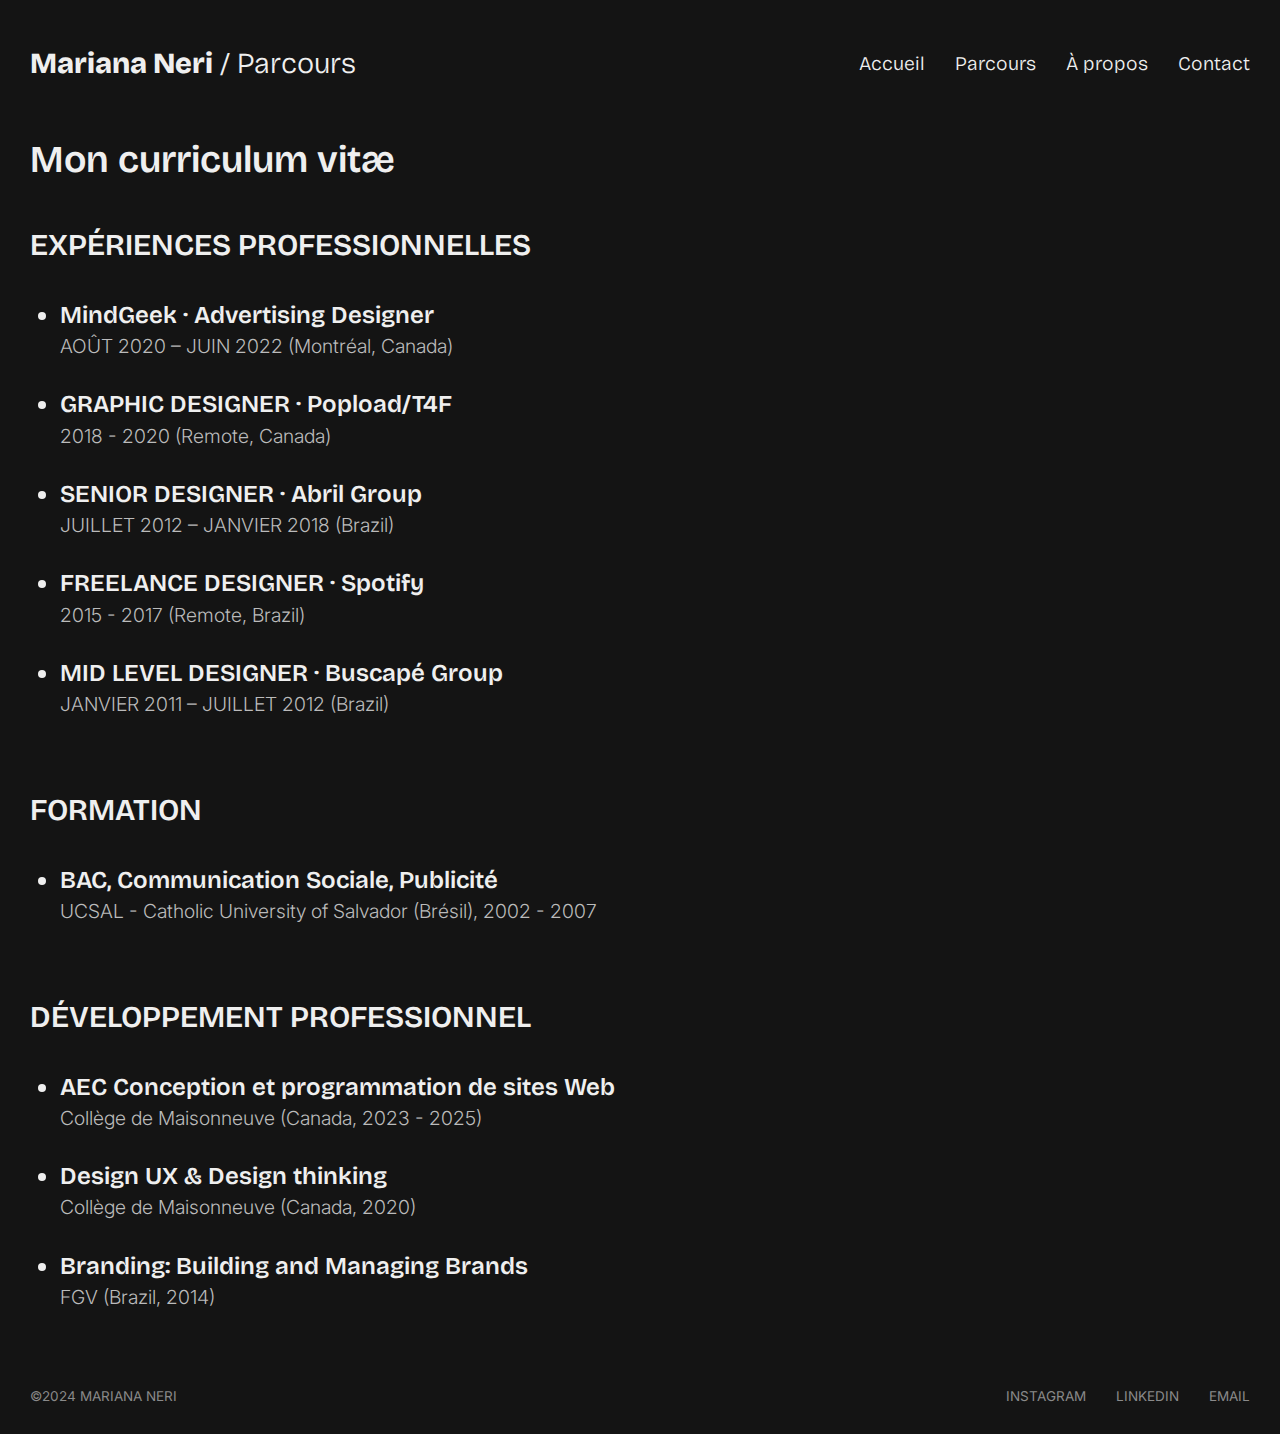
<file: parcours.html>
<!DOCTYPE html>
<html lang="fr">
<head>
	<meta charset="utf-8">
	<meta name="description" content="Travail pratique #02">
	<meta name="author" content="Mariana Neri Matos">
	<title>Mariana Neri - Conceptrice multidisciplinaire et developpeuse du sites Web</title>
	<!-- CSS -->
	<link rel="stylesheet" href="assets/css/main.css">
	<!-- Google Fonts -->
	<link rel="preconnect" href="https://fonts.googleapis.com">
	<link rel="preconnect" href="https://fonts.gstatic.com" crossorigin>
	<link href="https://fonts.googleapis.com/css2?family=Bricolage+Grotesque:opsz,wght@12..96,200..800&family=Inter:wght@100..900&display=swap" rel="stylesheet">
	<!-- Favicon -->
	<link rel="apple-touch-icon" sizes="180x180" href="assets/img/favicon/apple-touch-icon.png">
	<link rel="icon" type="image/png" sizes="32x32" href="assets/img/favicon/favicon-32x32.png">
	<link rel="icon" type="image/png" sizes="16x16" href="assets/img/favicon/favicon-16x16.png">
	<link rel="manifest" href="assets/img/favicon/site.webmanifest">
</head>
<body>
    <header>
		<div class="breadcrumbs"><a href="index.html">Mariana Neri</a>  / Parcours</div>
		<div class="menu">
			<a href="index.html">Accueil</a>
			<a href="parcours.html">Parcours</a>
			<a href="apropos.html">À propos</a>
			<a href="contact.html">Contact</a>
		</div>
	</header>
    <main>
        <h2>Mon curriculum vitæ</h2>
        <h3>EXPÉRIENCES PROFESSIONNELLES</h3>
        <ul>
            <li>MindGeek · Advertising Designer<br>
                <small>AOÛT 2020 – JUIN 2022 (Montréal, Canada)</small></li>
            <li>GRAPHIC DESIGNER · Popload/T4F<br>
                <small>2018 - 2020 (Remote, Canada)</small></li>
            <li>SENIOR DESIGNER · Abril Group<br>
                <small>JUILLET 2012 – JANVIER 2018 (Brazil)</small></li>
            <li>FREELANCE DESIGNER · Spotify<br>
                <small>2015 - 2017 (Remote, Brazil)</small></li>
            <li>MID LEVEL DESIGNER · Buscapé Group<br>
                <small>JANVIER 2011 –  JUILLET 2012 (Brazil)</small></li>
        </ul>
        <h3>FORMATION</h3>
        <ul>
            <li>BAC, Communication Sociale, Publicité<br><small>UCSAL - Catholic University of Salvador (Brésil), 2002 - 2007</small></li>
        </ul>
        <h3>DÉVELOPPEMENT PROFESSIONNEL</h3>
        <ul>
            <li>AEC Conception et programmation de sites Web<br>
                <small>Collège de Maisonneuve (Canada, 2023 - 2025)</small></li>
            <li>Design UX & Design thinking<br>
                <small>Collège de Maisonneuve (Canada, 2020)</small></li>
            <li>Branding: Building and Managing Brands<br>
                <small>FGV (Brazil, 2014)</small></li>
        </ul>
    </main>
    <footer>
		<div class="copyright">©2024 mariana neri</div>
		<div class="social">
			<a href="https://www.instagram.com/nananeri/" target="_blank">instagram</a>
			<a href="https://www.linkedin.com/in/mariananeri/" target="_blank">linkedin</a>
			<a href="mailto:ola@mariananeri.com" target="_blank">email</a>
		</div>
    </footer>
  </body>
</html>
</file>
<file: assets/css/main.css>
/* 

Palette de couleurs

#141414 - Background
#efefef - Text
#0084ff - Links hover

Font titles: Bricolage Grotesque https://fonts.google.com/specimen/Bricolage+Grotesque
Text: Inter https://fonts.google.com/specimen/Inter

Inspiration esthetique: https://markboulton.co.uk/

Echelle typographique
1em
1.25em
1.563em
1.953em
2.441em

*/

* {
	padding: 0;
	margin: 0;
}

html, body {
	height: 100%;
	min-width: 100%;
	background-color: #141414;
	color: #efefef;	
	font-family: "Inter", sans-serif;
	font-weight: 300;
	font-style: normal;
	font-size: 1.1em;
	line-height: 1.5em;
}

body {
    display: flex;
    flex-direction: column;
}

/* Navigation version large */

@media (min-width: 500px) {
	
	header {
	display: flex;
	gap: 30px;
	justify-content: space-between;
	padding-left: 30px;
	padding-right: 30px;
	padding-top: 20px;
	font-family: "Bricolage Grotesque", sans-serif;
	font-size: 1em;
	line-height: 1.4em;
	margin-top: 30px;
}
}

/* Navigation version étroite */

@media (max-width: 500px) {

	header {
		display: flex;
		gap: 30px;
		flex-wrap: wrap;
		align-items: center;
		justify-content: flex-start;
		padding-left: 30px;
		padding-right: 30px;
		padding-top: 20px;
		font-family: "Bricolage Grotesque", sans-serif;
		font-size: 1em;
	}
	}

a {
	color: #efefef;
	text-underline-offset: 0.1em;
}

/* HEADER */

.breadcrumbs {
	font-family: "Bricolage Grotesque", sans-serif;
	font-size: 1.5em;
	font-weight: 300;
	color: #efefef;
}

.breadcrumbs-name {
	text-decoration: none;
	font-family: "Bricolage Grotesque", sans-serif;
	font-size: 1.5em;
	font-weight: 800;
	color: #efefef;
}

.breadcrumbs a {
	text-decoration: none;
	color: #efefef;
	font-weight: 800;
}

.menu {
	display: flex;
	justify-content: space-between;
	align-items: center;
	gap: 30px;
	text-decoration: none;
	color: #efefef;
}

.menu a {
	color: #efefef;
	text-underline-offset: 0.1em;
	text-decoration: none;
}

.menu a:hover {
	color: #0084ff;
	text-decoration: underline;
	transition-duration: 300ms;
	transition-timing-function: ease;
}

/* CONTENU */

main {   
	padding: 60px 30px 20px 30px;
	max-width: 60ch;
}

main h1 {   
	padding-top: 40px;
	padding-bottom: 20px;
	max-width: 60ch;
}

main ul {   
	padding-left: 30px;
	padding-top: 30px;
	max-width: 60ch;
}

main li {
	padding-bottom: 1.2em;
	font-family: "Bricolage Grotesque", sans-serif;
	font-weight: 600;
	font-size: 1.25em;
	line-height: 1.25em;
}

main small {
	color: #bbbbbb;
	font-family: "Inter", sans-serif;
	font-weight: 300;
	font-style: normal;
	font-size: 0.8em;
	line-height: 1em;
}

.medaillon img{   
	border-radius: 50%;
	max-width: 30%;
	height: auto;
	filter: grayscale(0%);
	-webkit-filter: grayscale(0%); /* Safari 6.0 - 9.0 */
	margin-top: 50px;
}

h1, h2, h3, h4, h5 {
	font-family: "Bricolage Grotesque", sans-serif;
	font-weight: 600;
}

h1 {
	font-size: 2.441em;
	line-height: 1.2em;
}

h2 {
	font-size: 1.953em;
	line-height: 1.2em;
}

h3 {
	font-size: 1.563em;
	line-height: 1.563em;
	margin-top: 40px;
}

h4 {
	font-size: 1.25em;
	line-height: 1.25em;
}

p {
	font-family: "Inter", sans-serif;
	font-weight: 400;
	font-style: normal;
	font-size: 1em;
	line-height: 1.4em;
	margin-top: 20px;
}

a {
	color: #efefef;
	text-underline-offset: 0.1em;
}

a:hover {
	color: #0084ff;
	transition-duration: 300ms;
	transition-timing-function: ease;
}

img {
	filter: grayscale(100%);
	-webkit-filter: grayscale(100%); /* Safari 6.0 - 9.0 */
	max-width: 100%;
	height: auto;
}

img:hover {
	filter: grayscale(0%);
	transition-duration: 300ms;
	transition-timing-function: cubic-bezier(0.165, 0.84, 0.44, 1);
}

section {
	padding: 0 30px 60px 30px;
	max-width: 60ch;
}

/* FORMS */

form small {
	color: #8a8a8a;
	font-size: 0.8em;
	font-family: "Inter", sans-serif;
	font-weight: 400;
	font-style: normal;
	line-height: 1.4em;
}

label {
	font-family: "Bricolage Grotesque", sans-serif;
	font-size: 1.2em;
	font-weight: 300;
	font-style: normal;
	line-height: 1.6em;
}

textarea {
	height: 10em;
	max-width: 70%;
	resize: none;
	font-size: 1em;
	font-family: "Inter", sans-serif;
	font-weight: 300;
	font-style: normal;
	line-height: 1.4em;
}

input, textarea, select {
	width: 70%;
	margin: 0.4em 0 0.9em 0;
	padding: 0.5em;
	font-size: 1em;
	font-family: "Inter", sans-serif;
}

button {
	padding: 15px;
	margin-top: 20px;
	margin-right: 40px;
	background-color: #141414;
	color: #efefef;
	border: 1px solid #efefef;
	font-family: "Bricolage Grotesque", sans-serif;
	font-size: 1.4em;
	font-weight: 300;
	font-style: normal;
	line-height: 1.7em;
	cursor: pointer;
}

button:hover {
	color: #0084ff;
	border: 1px solid #0084ff;
}

/* FOOTER */

footer {
	bottom: 0;
	margin-top: auto;
	padding: 30px;
	display: flex;
	align-items: center;
	flex-direction: row;
	justify-content: space-between;
	}

.copyright {
	font-family: "Inter", sans-serif;
	font-weight: 400;
	font-style: normal;
	font-size: 0.7em;
	line-height: 1em;
	text-transform: uppercase;
	color: #8a8a8a;
}

.social {
	font-family: "Inter", sans-serif;
	font-weight: 400;
	font-style: normal;
	font-size: 0.7em;
	line-height: 1em;
	display: flex;
	gap: 30px;
	text-transform: uppercase;
	color: #8a8a8a;
}

.social a {
	color: #8a8a8a;
	text-decoration: none;
}

.social a:hover {
	color: #0084ff;
	transition-duration: 300ms;
	transition-timing-function: ease;
}
</file>
